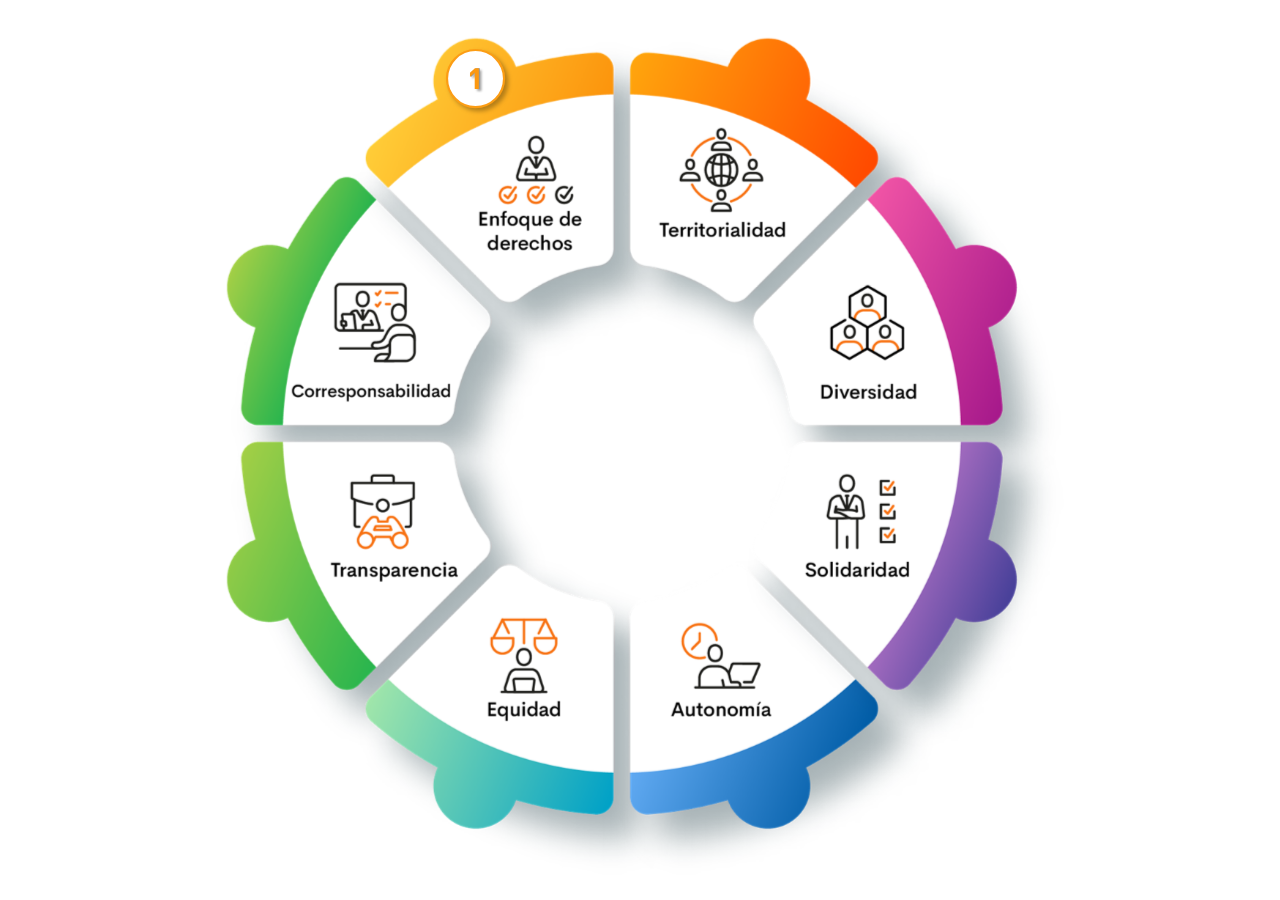
<file: public/media/01/index.html>
<!DOCTYPE html>
<html lang="en-US">
<head>
  <meta charset="utf-8">
  <!-- Creado con Storyline 360 - http://www.articulate.com  -->
  <!-- version: 3.43.22859.0 -->
  <title>int1_cf1</title>
  <meta http-equiv="x-ua-compatible" content="IE=edge" />
  <meta name="viewport" content="width=device-width, initial-scale=1.0, user-scalable=no, shrink-to-fit=no, minimal-ui" />
  <meta name="apple-mobile-web-app-capable" content="yes" />
  <style>
    html, body { height: 100%; padding: 0; margin: 0 }
    #app { height: 100%; width: 100%; }
  </style>
  
  <script>window.THREE = { };</script>
</head>
<body style="background: #FFFFFF" class="cs-HTML theme-classic">
  <!-- 360 -->
  <script>!function(e){function n(e,i){return e.test(i)}function i(e){var i=e||navigator.userAgent,o=i.split("[FBAN");if(void 0!==o[1]&&(i=o[0]),this.apple={phone:n(t,i),ipod:n(d,i),tablet:!n(t,i)&&n(s,i),device:n(t,i)||n(d,i)||n(s,i)},this.amazon={phone:n(h,i),tablet:!n(h,i)&&n(a,i),device:n(h,i)||n(a,i)},this.android={phone:n(h,i)||n(b,i),tablet:!n(h,i)&&!n(b,i)&&(n(a,i)||n(r,i)),device:n(h,i)||n(a,i)||n(b,i)||n(r,i)},this.windows={phone:n(l,i),tablet:n(p,i),device:n(l,i)||n(p,i)},this.other={blackberry:n(f,i),blackberry10:n(u,i),opera:n(c,i),firefox:n(A,i),chrome:n(w,i),device:n(f,i)||n(u,i)||n(c,i)||n(A,i)||n(w,i)},this.seven_inch=n(v,i),this.any=this.apple.device||this.android.device||this.windows.device||this.other.device||this.seven_inch,this.phone=this.apple.phone||this.android.phone||this.windows.phone,this.tablet=this.apple.tablet||this.android.tablet||this.windows.tablet,"undefined"==typeof window)return this}function o(){var e=new i;return e.Class=i,e}var t=/iPhone/i,d=/iPod/i,s=/iPad/i,b=/(?=.*\bAndroid\b)(?=.*\bMobile\b)/i,r=/Android/i,h=/(?=.*\bAndroid\b)(?=.*\bSD4930UR\b)/i,a=/(?=.*\bAndroid\b)(?=.*\b(?:KFOT|KFTT|KFJWI|KFJWA|KFSOWI|KFTHWI|KFTHWA|KFAPWI|KFAPWA|KFARWI|KFASWI|KFSAWI|KFSAWA)\b)/i,l=/IEMobile/i,p=/(?=.*\bWindows\b)(?=.*\bARM\b)/i,f=/BlackBerry/i,u=/BB10/i,c=/Opera Mini/i,w=/(CriOS|Chrome)(?=.*\bMobile\b)/i,A=/(?=.*\bFirefox\b)(?=.*\bMobile\b)/i,v=new RegExp("(?:Nexus 7|BNTV250|Kindle Fire|Silk|GT-P1000)","i");"undefined"!=typeof module&&module.exports&&"undefined"==typeof window?module.exports=i:"undefined"!=typeof module&&module.exports&&"undefined"!=typeof window?module.exports=o():"function"==typeof define&&define.amd?define("isMobile",[],e.isMobile=o()):e.isMobile=o()}(this);
    window.isMobile.apple.tablet = window.isMobile.apple.tablet ||
      (navigator.platform === 'MacIntel' && navigator.maxTouchPoints > 1);
    window.isMobile.apple.device = window.isMobile.apple.device || window.isMobile.apple.tablet;
    window.isMobile.tablet = window.isMobile.tablet || window.isMobile.apple.tablet;
    window.isMobile.any = window.isMobile.any || window.isMobile.apple.tablet;
  </script>

  <div id="focus-sink" aria-hidden="true" tabIndex="-1"></div>

  <div id="preso"></div>
  <script>
    window.DS = {};
    window.globals = {
      DATA_PATH_BASE: '',
      HAS_FRAME: true,
      HAS_SLIDE: true,

      lmsPresent: false,
      tinCanPresent: false,
      cmi5Present: false,
      aoSupport: false,
      scale: 'show all',
      captureRc: false,
      browserSize: 'optimal',
      bgColor: '#FFFFFF',
      features: '',
      themeName: 'classic',
      preloaderColor: '#FFFFFF',
      suppressAnalytics: false,
      productChannel: 'stable',
      publishSource: 'storyline',
      aid: 'aid|942dc008-53e3-4bf8-be6b-c91d208d2bb5',
      cid: 'b6dc71fa-210c-4d7a-b7d3-a118c60560f3',
      playerVersion: '3.43.22859.0',
      maxIosVideoElements: 5,

      
      parseParams: function(qs) {
        if (window.globals.parsedParams != null) {
          return window.globals.parsedParams;
        }
        qs = (qs || window.location.search.substr(1)).split('+').join(' ');
        var params = {},
            tokens,
            re = /[?&]?([^=]+)=([^&]*)/g;

        while (tokens = re.exec(qs)) {
          params[decodeURIComponent(tokens[1]).trim()] =
            decodeURIComponent(tokens[2]).trim();
        }
        window.globals.parsedParams = params;
        return params;
      }

    };

    (function() {

      var classTypes = [ 'desktop', 'mobile', 'phone', 'tablet' ];

      var addDeviceClasses = function(prefix, testObj) {
        var curr, i;
        for (i = 0; i < classTypes.length; i++) {
          curr = classTypes[i];
          if (testObj[curr]) {
            document.body.classList.add(prefix + curr);
          }
        }
      };

      var params = window.globals.parseParams(),
          isDevicePreview = params.devicepreview === '1',
          isPhoneOverride = params.deviceType === 'phone' || (isDevicePreview && params.phone == '1'),
          isTabletOverride = (params.deviceType === 'tablet' || isDevicePreview) && !isPhoneOverride,
          isMobileOverride = isPhoneOverride || isTabletOverride;

      var deviceView = {
        desktop: !window.isMobile.any && !isMobileOverride,
        mobile: window.isMobile.any || isMobileOverride,
        phone: isPhoneOverride || (window.isMobile.phone && !isTabletOverride),
        tablet: isTabletOverride || window.isMobile.tablet
      };

      window.globals.deviceView = deviceView;
      window.isMobile.desktop = !window.isMobile.any;
      window.isMobile.mobile = window.isMobile.any;

      addDeviceClasses('view-', deviceView);

    })();
  </script>
  
  <script src='story_content/user.js' type=text/javascript></script>
  <div class="slide-loader"></div>

  <script type="text/javascript">
    if (window.globals.deviceView.isMobile) { var doc = document, loader = doc.body.querySelector('.slide-loader'); [ 1, 2, 3 ].forEach(function(n) { var d = doc.createElement('div'); d.style.backgroundColor = window.globals.preloaderColor; d.classList.add('mobile-loader-dot'); d.classList.add('dot' + n); loader.appendChild(d); }); }
  </script>

  <div class="mobile-load-title-overlay" style="display: none">
    <div class="mobile-load-title">int1_cf1</div>
  </div>

  <div class="mobile-chrome-warning"></div>

  <script>
    
    if (window.autoSpider && window.vInterfaceObject) {
      document.querySelector('.mobile-load-title-overlay').style.display = 'none';
    }
  </script>

  

  <link rel="stylesheet" href="html5/data/css/output.min.css" data-noprefix />
</body>
<script src="html5/lib/scripts/ds-bootstrap.min.js"></script>
</html>
</file>
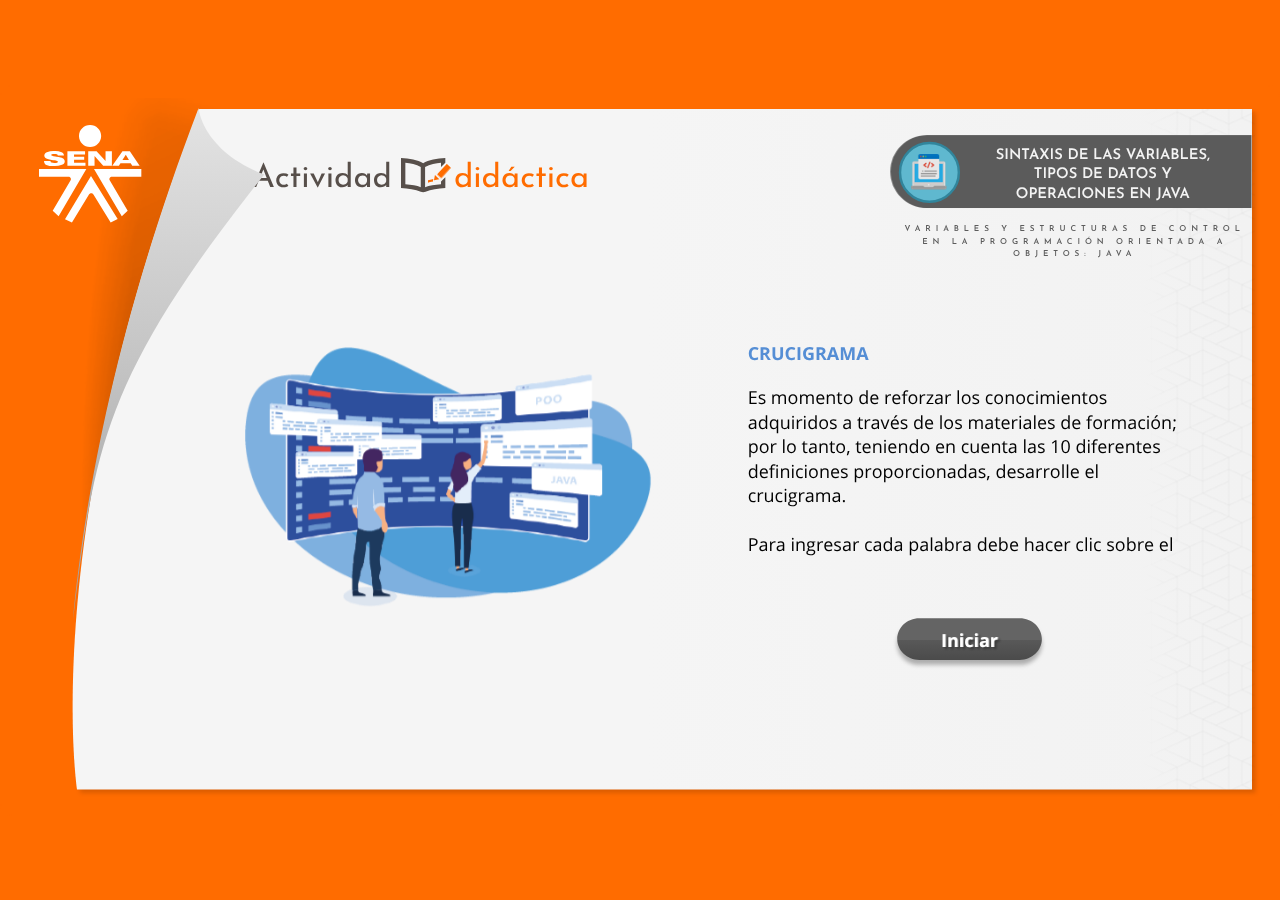
<file: public/media/actividad-1/index.html>
<!DOCTYPE html>
<html lang="es">
<head>
  <meta charset="utf-8">
  <!-- Creado con Storyline 360 - http://www.articulate.com  -->
  <!-- version: 3.40.22208.0 -->
  <title>Actividad did&#225;ctica AA2</title>
  <meta http-equiv="x-ua-compatible" content="IE=edge" />
  <link rel="icon" type="image/svg+xml" href="../../assets/images/logos/senaLogo.svg">
  <meta name="viewport" content="width=device-width, initial-scale=1.0, user-scalable=no, shrink-to-fit=no, minimal-ui" />
  <meta name="apple-mobile-web-app-capable" content="yes" />
  <style>
    html, body { height: 100%; padding: 0; margin: 0 }
    #app { height: 100%; width: 100%; }
  </style>
  
  <script>window.THREE = { };</script>
</head>
<body style="background: #FF6C00" class="cs-HTML theme-classic">
  <!-- 360 -->
  <script>!function(e){function n(e,i){return e.test(i)}function i(e){var i=e||navigator.userAgent,o=i.split("[FBAN");if(void 0!==o[1]&&(i=o[0]),this.apple={phone:n(t,i),ipod:n(d,i),tablet:!n(t,i)&&n(s,i),device:n(t,i)||n(d,i)||n(s,i)},this.amazon={phone:n(h,i),tablet:!n(h,i)&&n(a,i),device:n(h,i)||n(a,i)},this.android={phone:n(h,i)||n(b,i),tablet:!n(h,i)&&!n(b,i)&&(n(a,i)||n(r,i)),device:n(h,i)||n(a,i)||n(b,i)||n(r,i)},this.windows={phone:n(l,i),tablet:n(p,i),device:n(l,i)||n(p,i)},this.other={blackberry:n(f,i),blackberry10:n(u,i),opera:n(c,i),firefox:n(A,i),chrome:n(w,i),device:n(f,i)||n(u,i)||n(c,i)||n(A,i)||n(w,i)},this.seven_inch=n(v,i),this.any=this.apple.device||this.android.device||this.windows.device||this.other.device||this.seven_inch,this.phone=this.apple.phone||this.android.phone||this.windows.phone,this.tablet=this.apple.tablet||this.android.tablet||this.windows.tablet,"undefined"==typeof window)return this}function o(){var e=new i;return e.Class=i,e}var t=/iPhone/i,d=/iPod/i,s=/iPad/i,b=/(?=.*\bAndroid\b)(?=.*\bMobile\b)/i,r=/Android/i,h=/(?=.*\bAndroid\b)(?=.*\bSD4930UR\b)/i,a=/(?=.*\bAndroid\b)(?=.*\b(?:KFOT|KFTT|KFJWI|KFJWA|KFSOWI|KFTHWI|KFTHWA|KFAPWI|KFAPWA|KFARWI|KFASWI|KFSAWI|KFSAWA)\b)/i,l=/IEMobile/i,p=/(?=.*\bWindows\b)(?=.*\bARM\b)/i,f=/BlackBerry/i,u=/BB10/i,c=/Opera Mini/i,w=/(CriOS|Chrome)(?=.*\bMobile\b)/i,A=/(?=.*\bFirefox\b)(?=.*\bMobile\b)/i,v=new RegExp("(?:Nexus 7|BNTV250|Kindle Fire|Silk|GT-P1000)","i");"undefined"!=typeof module&&module.exports&&"undefined"==typeof window?module.exports=i:"undefined"!=typeof module&&module.exports&&"undefined"!=typeof window?module.exports=o():"function"==typeof define&&define.amd?define("isMobile",[],e.isMobile=o()):e.isMobile=o()}(this);
    window.isMobile.apple.tablet = window.isMobile.apple.tablet ||
      (navigator.platform === 'MacIntel' && navigator.maxTouchPoints > 1);
    window.isMobile.apple.device = window.isMobile.apple.device || window.isMobile.apple.tablet;
    window.isMobile.tablet = window.isMobile.tablet || window.isMobile.apple.tablet;
    window.isMobile.any = window.isMobile.any || window.isMobile.apple.tablet;
  </script>

  <div id="focus-sink" aria-hidden="true" tabIndex=-1"></div>

  <div id="preso"></div>
  <script>
    window.DS = {};
    window.globals = {
      DATA_PATH_BASE: '',
      HAS_FRAME: true,
      HAS_SLIDE: true,

      lmsPresent: false,
      tinCanPresent: false,
      cmi5Present: false,
      aoSupport: false,
      scale: 'show all',
      captureRc: false,
      browserSize: 'optimal',
      bgColor: '#FF6C00',
      features: '',
      themeName: 'classic',
      preloaderColor: '#FFFFFF',
      suppressAnalytics: false,
      productChannel: 'stable',
      publishSource: 'storyline',
      aid: 'aid|a6cfc49f-d8f5-4035-9c64-030bba8ba580',
      cid: 'fcc8a544-0a22-48d9-8f76-940141df34c8',
      playerVersion: '3.40.22208.0',
      maxIosVideoElements: 5,

      
      parseParams: function(qs) {
        if (window.globals.parsedParams != null) {
          return window.globals.parsedParams;
        }
        qs = (qs || window.location.search.substr(1)).split('+').join(' ');
        var params = {},
            tokens,
            re = /[?&]?([^=]+)=([^&]*)/g;

        while (tokens = re.exec(qs)) {
          params[decodeURIComponent(tokens[1]).trim()] =
            decodeURIComponent(tokens[2]).trim();
        }
        window.globals.parsedParams = params;
        return params;
      }

    };

    (function() {

      var classTypes = [ 'desktop', 'mobile', 'phone', 'tablet' ];

      var addDeviceClasses = function(prefix, testObj) {
        var curr, i;
        for (i = 0; i < classTypes.length; i++) {
          curr = classTypes[i];
          if (testObj[curr]) {
            document.body.classList.add(prefix + curr);
          }
        }
      };

      var params = window.globals.parseParams(),
          isDevicePreview = params.devicepreview === '1',
          isPhoneOverride = params.deviceType === 'phone' || (isDevicePreview && params.phone == '1'),
          isTabletOverride = (params.deviceType === 'tablet' || isDevicePreview) && !isPhoneOverride,
          isMobileOverride = isPhoneOverride || isTabletOverride;

      var deviceView = {
        desktop: !window.isMobile.any && !isMobileOverride,
        mobile: window.isMobile.any || isMobileOverride,
        phone: isPhoneOverride || (window.isMobile.phone && !isTabletOverride),
        tablet: isTabletOverride || window.isMobile.tablet
      };

      window.globals.deviceView = deviceView;
      window.isMobile.desktop = !window.isMobile.any;
      window.isMobile.mobile = window.isMobile.any;

      addDeviceClasses('view-', deviceView);

    })();
  </script>
  
  <script src='story_content/user.js' type=text/javascript></script>
  <div class="slide-loader"></div>

  <script type="text/javascript">
    if (window.globals.deviceView.isMobile) { var doc = document, loader = doc.body.querySelector('.slide-loader'); [ 1, 2, 3 ].forEach(function(n) { var d = doc.createElement('div'); d.style.backgroundColor = window.globals.preloaderColor; d.classList.add('mobile-loader-dot'); d.classList.add('dot' + n); loader.appendChild(d); }); }
  </script>

  <div class="mobile-load-title-overlay" style="display: none">
    <div class="mobile-load-title">AA2 - Actividad did&#225;ctica</div>
  </div>

  <div class="mobile-chrome-warning"></div>

  <script>
    
    if (window.autoSpider && window.vInterfaceObject) {
      document.querySelector('.mobile-load-title-overlay').style.display = 'none';
    }
  </script>

  

  <link rel="stylesheet" href="html5/data/css/output.min.css" data-noprefix />
</body>
<script src="html5/lib/scripts/ds-bootstrap.min.js"></script>
</html>
</file>
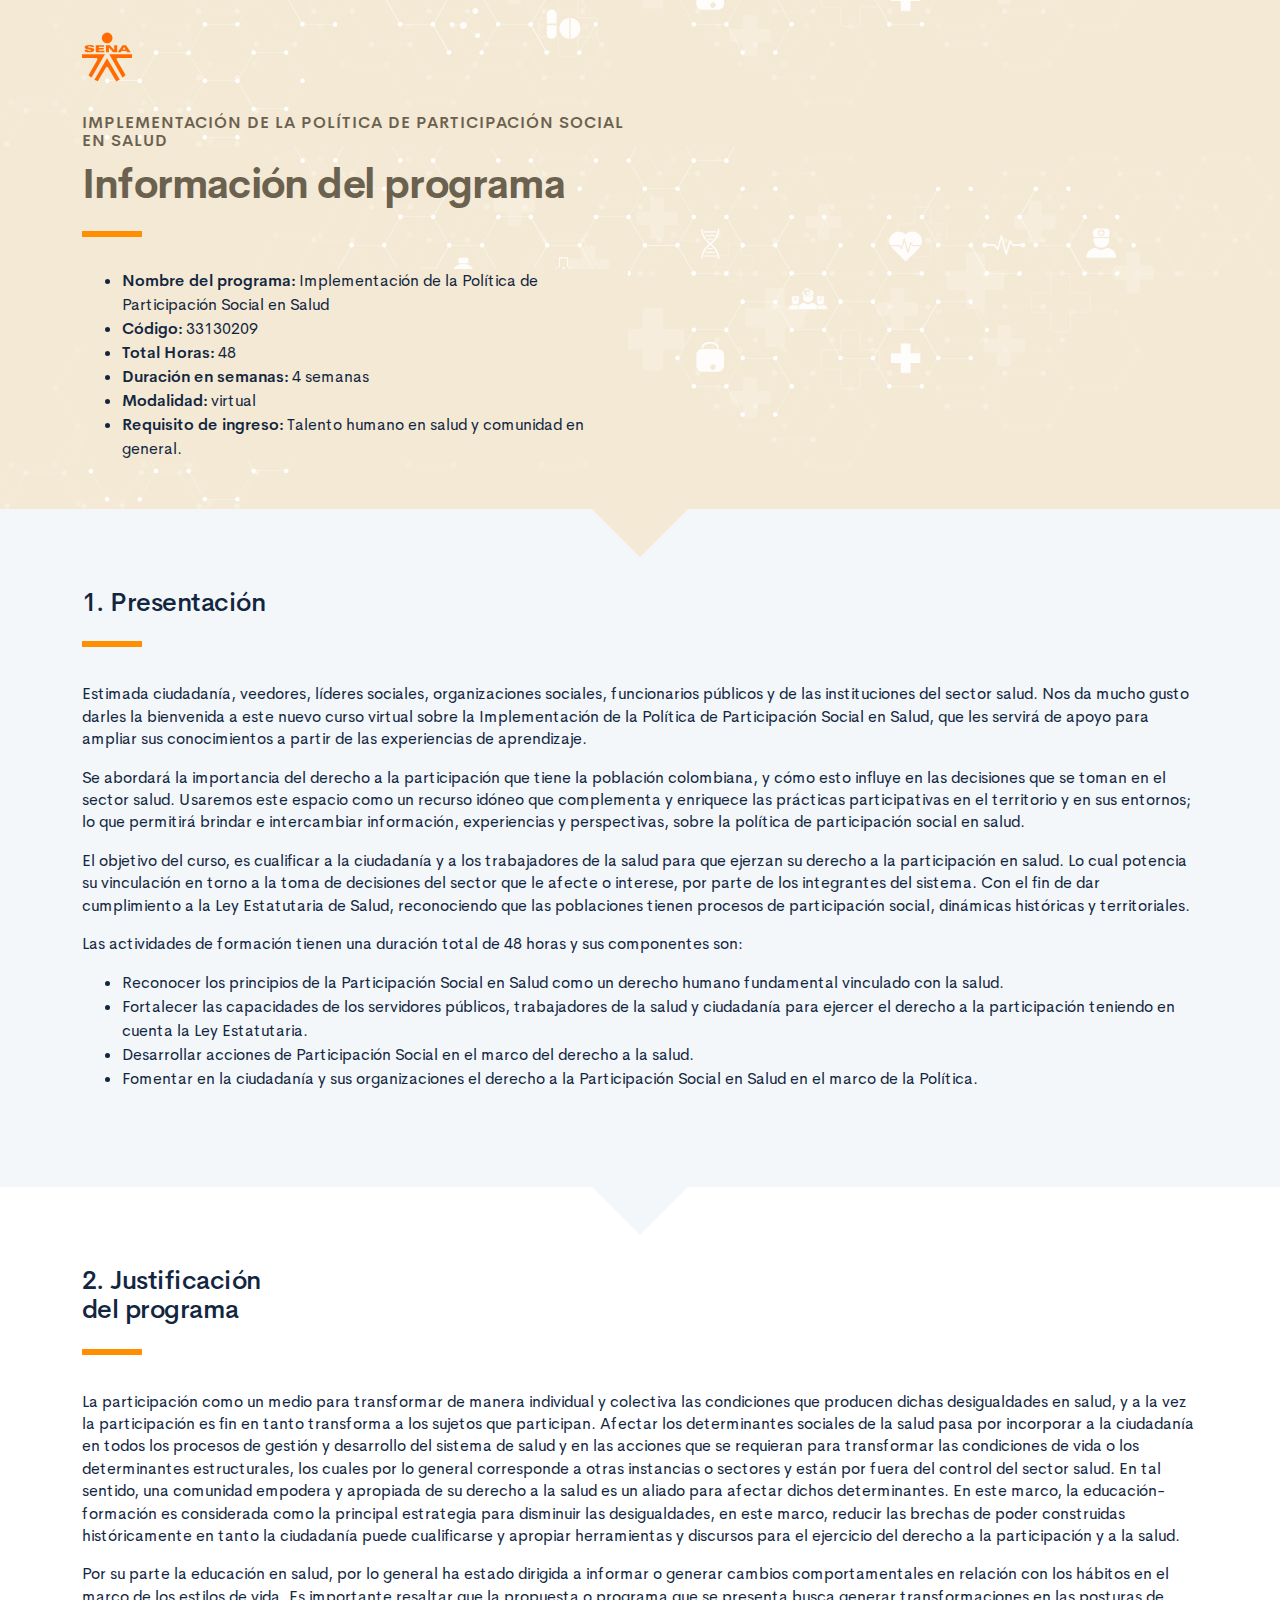
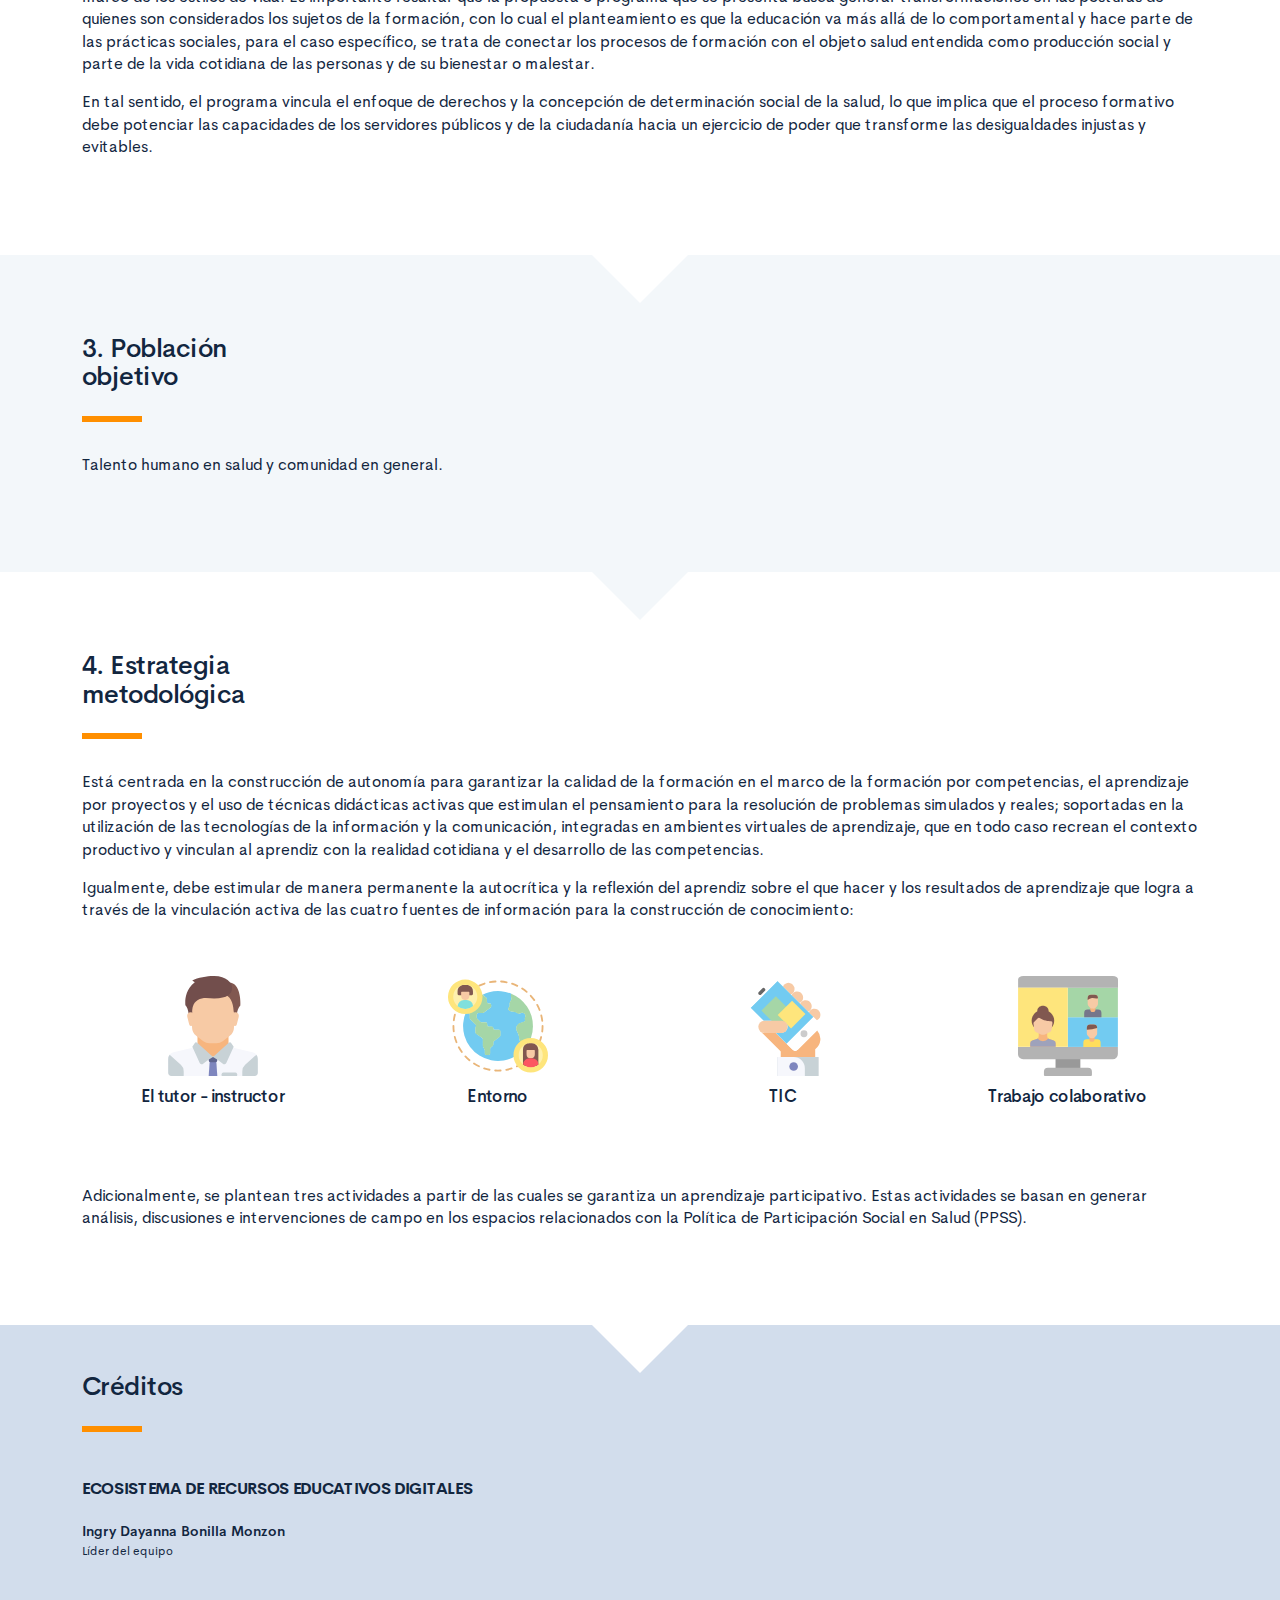
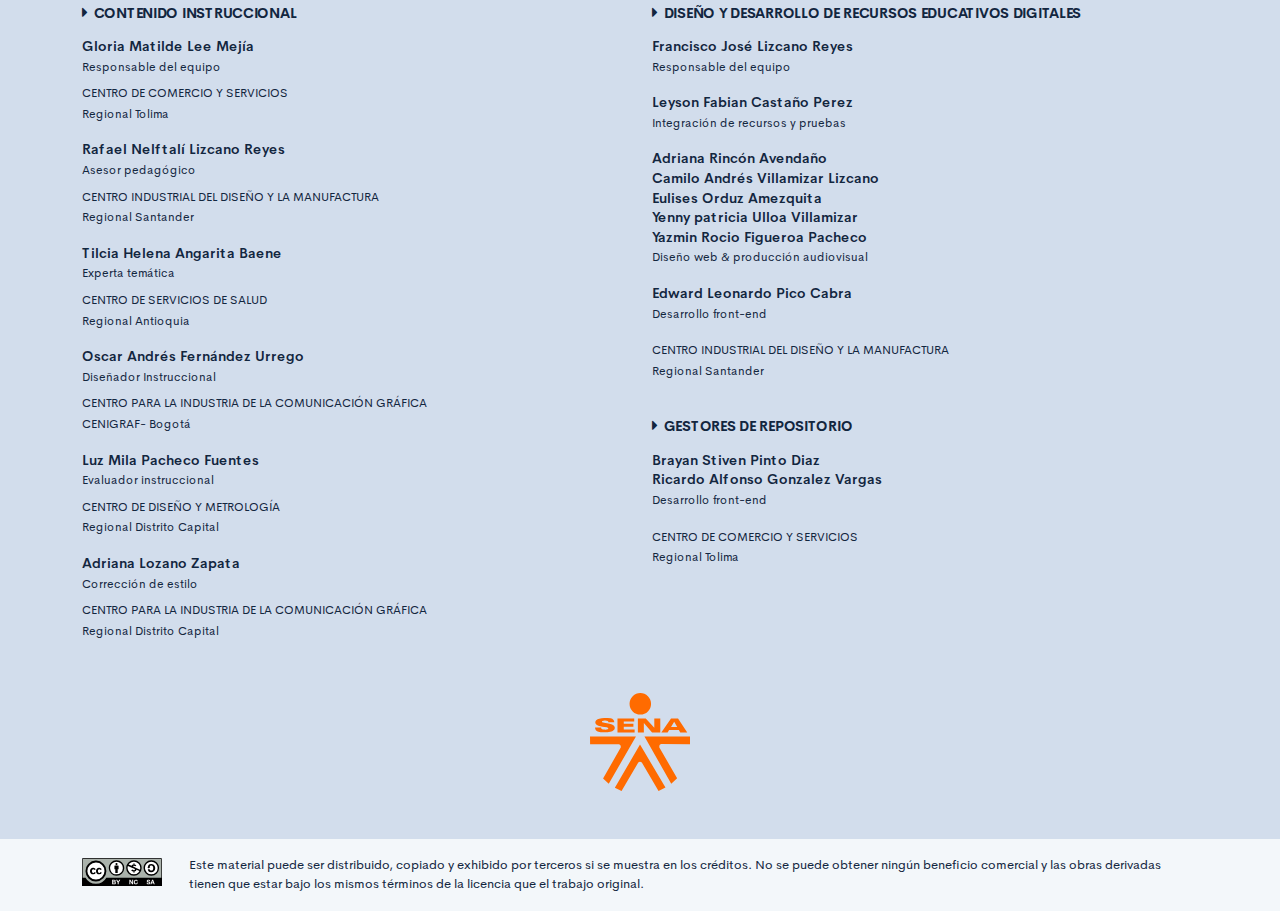
<file: public/info.html>
<!DOCTYPE html>
<html lang="es">
    <head>
        <meta charset="UTF-8">
        <meta name="viewport" content="width=device-width, user-scalable=no, initial-scale=1.0, maximum-scale=1.0, minimum-scale=1.0">
        <title>Información del programa: Implementación de la Política de Participación Social en Salud</title>
        <meta meta name="description" content="Ruta de aprendizaje programa Implementación de la Política de Participación Social en Salud.">
        <link rel="icon" type="image/svg+xml" href="assets/images/logos/senaLogo.svg">
        <link rel="stylesheet" href="assets/fonts/feather/feather.css">
        <link rel="stylesheet" href="assets/fonts/fontawesome/css/font-awesome.css">
        <link href="assets/css/fancybox.css" rel="stylesheet">
        <link href="assets/css/animate.css" rel="stylesheet">
        <link rel="stylesheet" href="assets/css/main.css">
    </head>
    <body class="theme-dark page-header-textura" id="page-home">
        <header class="curso-presentacion page-header" id="CursoPresentacion">
            <div class="page-textura">
                <div class="container">
                    <div class="curso-topbar justify-content-center justify-content-md-start"><a class="curso-topbar__logo"><svg xmlns="http://www.w3.org/2000/svg" width="168.273" height="164.177" viewBox="0 0 168.273 164.177">
                                <path id="SENA_LOGO" data-name="SENA LOGO" d="M85.349,1a18.09,18.09,0,1,0,18.09,18.09h0A18.1,18.1,0,0,0,85.349,1ZM25.617,42.983a33.722,33.722,0,0,0-9.386,1.024,11.156,11.156,0,0,0-5.12,2.56A5.346,5.346,0,0,0,10.086,52.2c.683,1.707,2.56,2.9,4.608,3.584,4.437,1.536,9.386,1.877,13.994,2.731a5.1,5.1,0,0,1,2.389,1.024,1.369,1.369,0,0,1-.683,2.048,9.146,9.146,0,0,1-5.291.683A8.354,8.354,0,0,1,20.5,61.244a1.962,1.962,0,0,1-.853-2.389H9.233A7.663,7.663,0,0,0,10.6,63.463a7.59,7.59,0,0,0,4.267,2.389A28.541,28.541,0,0,0,23.4,66.876,52.426,52.426,0,0,0,35,66.023a11.043,11.043,0,0,0,5.8-2.9,5.358,5.358,0,0,0-1.365-8.533,21.267,21.267,0,0,0-5.8-2.048c-3.072-.683-5.973-1.024-9.045-1.536a9.114,9.114,0,0,1-3.072-.853,1.226,1.226,0,0,1,0-2.219,9.369,9.369,0,0,1,4.437-.683,10.554,10.554,0,0,1,4.608.853A1.877,1.877,0,0,1,31.59,49.81h9.9a5.669,5.669,0,0,0-1.195-3.584A8.875,8.875,0,0,0,35.515,43.5c-3.584-.341-6.827-.512-9.9-.512Zm21.333.683V67.217H75.792V62.1H57.531V57.489H73.744V52.54H57.531V48.786H75.109v-5.12Zm47.615,0H81.253V67.217H91.322V51.346l13.824,15.872h13.824V43.666H108.9v15.7Zm42.495,0L120.676,67.217h10.581l2.56-4.267H150.2l2.389,4.267h11.776l-15.53-23.551ZM142.35,49.3l5.12,8.533h-10.41ZM.7,74.044l.171,12.8L49,86.673c2.389.512,3.925,2.048,3.413,5.8l-29.7,51.711,9.557,9.045L78.01,74.044Zm91.646,0L137.4,152.89l9.9-8.874L117.433,92.3c-.512-3.584.853-5.291,3.413-5.8l48.127.171V74.044ZM84.837,87.185,42.512,159.546l11.264,5.461,28.159-47.615a4.283,4.283,0,0,1,2.9-1.195,4.681,4.681,0,0,1,3.072,1.195l28.159,47.786,11.605-5.973Z" transform="translate(-0.7 -1)" fill="#FF6B00" />
                            </svg>
                        </a></div>
                    <div class="curso-portada">
                        <div class="row align-items-center">
                            <div class="col-12 col-lg-6">
                                <h3 class="curso-subtitulo">Implementación de la Política de Participación Social en Salud</h3>
                                <h1 class="curso-titulo">Información del programa</h1>
                                <div class="brand-line-primary"></div>
                                <p class="curso-descripcion">
                                <ul class="bg-brand-color-dark">
                                    <li> <span><strong>Nombre del programa:</strong> Implementación de la Política de Participación Social en Salud</span></li>
                                    <li> <span><strong>Código:</strong> 33130209</span></li>
                                    <li> <span><strong>Total Horas:</strong> 48</span></li>
                                    <li> <span><strong>Duración en semanas:</strong> 4 semanas</span></li>
                                    <li> <span><strong>Modalidad:</strong> virtual</span></li>
                                    <li> <span><strong>Requisito de ingreso:</strong> Talento humano en salud y comunidad en general.</span></li>
                                </ul>
                                </p>
                            </div>
                            <div class="col-12 col-lg-6">
                                <div class="embed-responsive embed-responsive-16by9"><iframe class="embed-responsive-item" width="560" height="315" src="https://www.youtube.com/embed/bvg-s2qrpyI" frameborder="0" allow="accelerometer; autoplay; encrypted-media; gyroscope; picture-in-picture" allowfullscreen=""> </iframe></div>
                            </div>
                        </div>
                    </div>
                </div>
            </div>
        </header>
        <section class="section section-dark" id="Presentacion">
            <div class="container">
                <h1> 1. Presentación</h1>
                <div class="brand-line-primary"></div>
                <p class="mt-5">Estimada ciudadanía, veedores, líderes sociales, organizaciones sociales, funcionarios públicos y de las instituciones del sector salud. Nos da mucho gusto darles la bienvenida a este nuevo curso virtual sobre la Implementación de la Política de Participación Social en Salud, que les servirá de apoyo para ampliar sus conocimientos a partir de las experiencias de aprendizaje.</p>
                <p>Se abordará la importancia del derecho a la participación que tiene la población colombiana, y cómo esto influye en las decisiones que se toman en el sector salud. Usaremos este espacio como un recurso idóneo que complementa y enriquece las prácticas participativas en el territorio y en sus entornos; lo que permitirá brindar e intercambiar información, experiencias y perspectivas, sobre la política de participación social en salud.</p>
                <p>El objetivo del curso, es cualificar a la ciudadanía y a los trabajadores de la salud para que ejerzan su derecho a la participación en salud. Lo cual potencia su vinculación en torno a la toma de decisiones del sector que le afecte o interese, por parte de los integrantes del sistema. Con el fin de dar cumplimiento a la Ley Estatutaria de Salud, reconociendo que las poblaciones tienen procesos de participación social, dinámicas históricas y territoriales.</p>
                <p>Las actividades de formación tienen una duración total de 48 horas y sus componentes son:</p>
                <ul>
                    <li>Reconocer los principios de la Participación Social en Salud como un derecho humano fundamental vinculado con la salud.</li>
                    <li>Fortalecer las capacidades de los servidores públicos, trabajadores de la salud y ciudadanía para ejercer el derecho a la participación teniendo en cuenta la Ley Estatutaria. </li>
                    <li>Desarrollar acciones de Participación Social en el marco del derecho a la salud.</li>
                    <li>Fomentar en la ciudadanía y sus organizaciones el derecho a la Participación Social en Salud en el marco de la Política.</li>
                </ul>
            </div>
        </section>
        <section class="section section-light" id="Justificacion">
            <div class="container">
                <h1> 2. Justificación<br> del programa</h1>
                <div class="brand-line-primary"></div>
                <p class="mt-5">La participación como un medio para transformar de manera individual y colectiva las condiciones que producen dichas desigualdades en salud, y a la vez la participación es fin en tanto transforma a los sujetos que participan. Afectar los determinantes sociales de la salud pasa por incorporar a la ciudadanía en todos los procesos de gestión y desarrollo del sistema de salud y en las acciones que se requieran para transformar las condiciones de vida o los determinantes estructurales, los cuales por lo general corresponde a otras instancias o sectores y están por fuera del control del sector salud. En tal sentido, una comunidad empodera y apropiada de su derecho a la salud es un aliado para afectar dichos determinantes. En este marco, la educación- formación es considerada como la principal estrategia para disminuir las desigualdades, en este marco, reducir las brechas de poder construidas históricamente en tanto la ciudadanía puede cualificarse y apropiar herramientas y discursos para el ejercicio del derecho a la participación y a la salud.</p>
                <p>Por su parte la educación en salud, por lo general ha estado dirigida a informar o generar cambios comportamentales en relación con los hábitos en el marco de los estilos de vida. Es importante resaltar que la propuesta o programa que se presenta busca generar transformaciones en las posturas de quienes son considerados los sujetos de la formación, con lo cual el planteamiento es que la educación va más allá de lo comportamental y hace parte de las prácticas sociales, para el caso específico, se trata de conectar los procesos de formación con el objeto salud entendida como producción social y parte de la vida cotidiana de las personas y de su bienestar o malestar.</p>
                <p>En tal sentido, el programa vincula el enfoque de derechos y la concepción de determinación social de la salud, lo que implica que el proceso formativo debe potenciar las capacidades de los servidores públicos y de la ciudadanía hacia un ejercicio de poder que transforme las desigualdades injustas y evitables.</p>
            </div>
        </section>
        <section class="section section-dark" id="Poblacion">
            <div class="container">
                <h1> 3. Población <br>objetivo</h1>
                <div class="brand-line-primary"></div>
                <p>Talento humano en salud y comunidad en general.</p>
            </div>
        </section>
        <section class="section section-light" id="Estrategia">
            <div class="container">
                <h1>4. Estrategia <br>metodológica</h1>
                <div class="brand-line-primary"></div>
                <p>Está centrada en la construcción de autonomía para garantizar la calidad de la formación en el marco de la formación por competencias, el aprendizaje por proyectos y el uso de técnicas didácticas activas que estimulan el pensamiento para la resolución de problemas simulados y reales; soportadas en la utilización de las tecnologías de la información y la comunicación, integradas en ambientes virtuales de aprendizaje, que en todo caso recrean el contexto productivo y vinculan al aprendiz con la realidad cotidiana y el desarrollo de las competencias. </p>
                <p>Igualmente, debe estimular de manera permanente la autocrítica y la reflexión del aprendiz sobre el que hacer y los resultados de aprendizaje que logra a través de la vinculación activa de las cuatro fuentes de información para la construcción de conocimiento:</p>
                <div class="row mt-4">
                    <article class="col-md-6 col-lg-3 my-2">
                        <div class="box bg-gray-200 d-flex flex-column justify-content-center align-items-center p-4 rounded-lg"><img class="img-fluid" src="assets/images/info/tutor.svg" style="width: 100px; height: 100px;">
                            <h3 class="my-3">El tutor - instructor</h3>
                        </div>
                    </article>
                    <article class="col-md-6 col-lg-3 my-2">
                        <div class="box bg-gray-200 d-flex flex-column justify-content-center align-items-center p-4 rounded-lg"><img class="img-fluid" src="assets/images/info/entorno.svg" style="width: 100px; height: 100px;">
                            <h3 class="my-3">Entorno</h3>
                        </div>
                    </article>
                    <article class="col-md-6 col-lg-3 my-2">
                        <div class="box bg-gray-200 d-flex flex-column justify-content-center align-items-center p-4 rounded-lg"><img class="img-fluid" src="assets/images/info/tic.svg" style="width: 100px; height: 100px;">
                            <h3 class="my-3">TIC</h3>
                        </div>
                    </article>
                    <article class="col-md-6 col-lg-3 my-2">
                        <div class="box bg-gray-200 d-flex flex-column justify-content-center align-items-center p-4 rounded-lg" style="height: 100%;"><img class="img-fluid" src="assets/images/info/colaborativo.svg" style="width: 100px; height: 100px;">
                            <h3 class="my-3">Trabajo colaborativo</h3>
                        </div>
                    </article>
                </div>
                <p class="mt-5"> Adicionalmente, se plantean tres actividades a partir de las cuales se garantiza un aprendizaje participativo. Estas actividades se basan en generar análisis, discusiones e intervenciones de campo en los espacios relacionados con la Política de Participación Social en Salud (PPSS).</p>
            </div>
        </section>
        <footer class="footer" id="Creditos">
            <div class="container">
                <h1>Créditos </h1>
                <div class="brand-line-primary"></div>
                <div class="row">
                    <div class="col-12 col-md-5">
                        <h3 class="footer-subtitulo mb-4">ECOSISTEMA DE RECURSOS EDUCATIVOS DIGITALES </h3>
                        <p class="footer-texto mb-2"><strong>Ingry Dayanna Bonilla Monzon </strong><br /> <span class="text-small">Líder del equipo</span></p>
                    </div>
                </div>
                <div class="row mt-5">
                    <div class="col-12 col-md-6">
                        <h4 class="footer-subtitulo-2 mt-0">
                            <div class="fa fa-caret-right mr-2"></div>Contenido Instruccional
                        </h4>
                        <p class="footer-texto mb-2"><strong>Gloria Matilde Lee Mejía </strong><br /> <span class="text-small">Responsable del equipo</span></p>
                        <p class="footer-texto"><span class="text-small text-uppercase">Centro de Comercio y Servicios</span><br /><span class="text-small">Regional Tolima</span></p>
                        <p class="footer-texto mb-2"><strong>Rafael Nelftalí Lizcano Reyes</strong><br /> <span class="text-small">Asesor pedagógico<br /></span></p>
                        <p class="footer-texto"><span class="text-small text-uppercase">CENTRO INDUSTRIAL DEL DISEÑO Y LA MANUFACTURA </span><br /><span class="text-small">Regional Santander </span></p>
                        <p class="footer-texto mb-2"><strong>Tilcia Helena Angarita Baene</strong><br /><span class="text-small">Experta temática<br /></span></p>
                        <p class="footer-texto"><span class="text-small text-uppercase">Centro de servicios de salud</span><br /><span class="text-small">Regional Antioquia</span></p>
                        <p class="footer-texto mb-2"><strong>Oscar Andrés Fernández Urrego</strong><br /> <span class="text-small">Diseñador Instruccional<br /></span></p>
                        <p class="footer-texto"><span class="text-small text-uppercase">Centro para la Industria de la Comunicación Gráfica </span><br /><span class="text-small">CENIGRAF- Bogotá</span></p>
                        <p class="footer-texto mb-2"><strong>Luz Mila Pacheco Fuentes</strong><br /> <span class="text-small">Evaluador instruccional<br /></span></p>
                        <p class="footer-texto"><span class="text-small text-uppercase">Centro de Diseño y Metrología</span><br /><span class="text-small">Regional Distrito Capital</span></p>
                        <p class="footer-texto mb-2"><strong>Adriana Lozano Zapata</strong><br /> <span class="text-small">Corrección de estilo<br /></span></p>
                        <p class="footer-texto"><span class="text-small text-uppercase">Centro para la Industria de la Comunicación Gráfica</span><br /><span class="text-small">Regional Distrito Capital </span></p>
                    </div>
                    <div class="col-12 col-md-6">
                        <h4 class="footer-subtitulo-2 mt-0">
                            <div class="fa fa-caret-right mr-2"></div>Diseño y desarrollo de recursos educativos digitales
                        </h4>
                        <p class="footer-texto"><strong>Francisco José Lizcano Reyes </strong><br /> <span class="text-small">Responsable del equipo<br /></span></p>
                        <p class="footer-texto"><strong>Leyson Fabian Castaño Perez</strong><br /> <span class="text-small">Integración de recursos y pruebas<br /></span></p>
                        <p class="footer-texto"> <strong>Adriana Rincón Avendaño</strong><br />
                            <strong>Camilo Andrés Villamizar Lizcano</strong><br />
                            <strong>Eulises Orduz Amezquita</strong><br />
                            <strong>Yenny patricia Ulloa Villamizar</strong><br />
                            <strong>Yazmin Rocio Figueroa Pacheco</strong><br /><span class="text-small">Diseño web & producción audiovisual<br /></span></p>
                        <p class="footer-texto"><strong>Edward Leonardo Pico Cabra</strong><br /><span class="text-small">Desarrollo front-end<br /> </span></p>
                        <p class="footer-texto"><span class="text-small text-uppercase">CENTRO INDUSTRIAL DEL DISEÑO Y LA MANUFACTURA </span><br /><span class="text-small">Regional Santander</span></p>
                        <h4 class="footer-subtitulo-2 mt-5">
                            <div class="fa fa-caret-right mr-2"></div>Gestores de repositorio
                        </h4>
                        <p class="footer-texto"><strong>Brayan Stiven Pinto Diaz </strong><br />
                            <strong>Ricardo Alfonso Gonzalez Vargas </strong><br /> <span class="text-small">Desarrollo front-end<br /></span></p>
                        <p class="footer-texto"><span class="text-small text-uppercase">Centro de comercio y servicios </span><br /><span class="text-small">Regional Tolima</span></p>
                    </div>
                </div>
                <div class="row justify-content-center align-items-center mt-5"><img src="assets/images/logos/senaLogo.svg" style="max-width:100px" /></div>
            </div>
        </footer>
        <section id="cc">
            <div class="container">
                <div class="d-flex flex-column flex-sm-row"><span class="pr-3"><i class="icon cc"></i></span><span>Este material puede ser distribuido, copiado y exhibido por terceros si se muestra en los créditos. No se puede obtener ningún beneficio comercial y las obras derivadas tienen que estar bajo los mismos términos de la licencia que el trabajo original.</span></div>
            </div>
        </section>
    </body>
</html>
</file>
<file: public/assets/fonts/feather/feather.css>
@font-face {
  font-family: 'Feather';
  src:
    url('fonts/Feather.ttf?sdxovp') format('truetype'),
    url('fonts/Feather.woff?sdxovp') format('woff'),
    url('fonts/Feather.svg?sdxovp#Feather') format('svg');
  font-weight: normal;
  font-style: normal;
}

.fe {
  /* use !important to prevent issues with browser extensions that change fonts */
  font-family: 'Feather' !important;
  speak: none;
  font-style: normal;
  font-weight: normal;
  font-variant: normal;
  text-transform: none;
  line-height: 1;

  /* Better Font Rendering =========== */
  -webkit-font-smoothing: antialiased;
  -moz-osx-font-smoothing: grayscale;
}

.fe-activity:before {
  content: "\e900";
}
.fe-airplay:before {
  content: "\e901";
}
.fe-alert-circle:before {
  content: "\e902";
}
.fe-alert-octagon:before {
  content: "\e903";
}
.fe-alert-triangle:before {
  content: "\e904";
}
.fe-align-center:before {
  content: "\e905";
}
.fe-align-justify:before {
  content: "\e906";
}
.fe-align-left:before {
  content: "\e907";
}
.fe-align-right:before {
  content: "\e908";
}
.fe-anchor:before {
  content: "\e909";
}
.fe-aperture:before {
  content: "\e90a";
}
.fe-archive:before {
  content: "\e90b";
}
.fe-arrow-down:before {
  content: "\e90c";
}
.fe-arrow-down-circle:before {
  content: "\e90d";
}
.fe-arrow-down-left:before {
  content: "\e90e";
}
.fe-arrow-down-right:before {
  content: "\e90f";
}
.fe-arrow-left:before {
  content: "\e910";
}
.fe-arrow-left-circle:before {
  content: "\e911";
}
.fe-arrow-right:before {
  content: "\e912";
}
.fe-arrow-right-circle:before {
  content: "\e913";
}
.fe-arrow-up:before {
  content: "\e914";
}
.fe-arrow-up-circle:before {
  content: "\e915";
}
.fe-arrow-up-left:before {
  content: "\e916";
}
.fe-arrow-up-right:before {
  content: "\e917";
}
.fe-at-sign:before {
  content: "\e918";
}
.fe-award:before {
  content: "\e919";
}
.fe-bar-chart:before {
  content: "\e91a";
}
.fe-bar-chart-2:before {
  content: "\e91b";
}
.fe-battery:before {
  content: "\e91c";
}
.fe-battery-charging:before {
  content: "\e91d";
}
.fe-bell:before {
  content: "\e91e";
}
.fe-bell-off:before {
  content: "\e91f";
}
.fe-bluetooth:before {
  content: "\e920";
}
.fe-bold:before {
  content: "\e921";
}
.fe-book:before {
  content: "\e922";
}
.fe-book-open:before {
  content: "\e923";
}
.fe-bookmark:before {
  content: "\e924";
}
.fe-box:before {
  content: "\e925";
}
.fe-briefcase:before {
  content: "\e926";
}
.fe-calendar:before {
  content: "\e927";
}
.fe-camera:before {
  content: "\e928";
}
.fe-camera-off:before {
  content: "\e929";
}
.fe-cast:before {
  content: "\e92a";
}
.fe-check:before {
  content: "\e92b";
}
.fe-check-circle:before {
  content: "\e92c";
}
.fe-check-square:before {
  content: "\e92d";
}
.fe-chevron-down:before {
  content: "\e92e";
}
.fe-chevron-left:before {
  content: "\e92f";
}
.fe-chevron-right:before {
  content: "\e930";
}
.fe-chevron-up:before {
  content: "\e931";
}
.fe-chevrons-down:before {
  content: "\e932";
}
.fe-chevrons-left:before {
  content: "\e933";
}
.fe-chevrons-right:before {
  content: "\e934";
}
.fe-chevrons-up:before {
  content: "\e935";
}
.fe-chrome:before {
  content: "\e936";
}
.fe-circle:before {
  content: "\e937";
}
.fe-clipboard:before {
  content: "\e938";
}
.fe-clock:before {
  content: "\e939";
}
.fe-cloud:before {
  content: "\e93a";
}
.fe-cloud-drizzle:before {
  content: "\e93b";
}
.fe-cloud-lightning:before {
  content: "\e93c";
}
.fe-cloud-off:before {
  content: "\e93d";
}
.fe-cloud-rain:before {
  content: "\e93e";
}
.fe-cloud-snow:before {
  content: "\e93f";
}
.fe-code:before {
  content: "\e940";
}
.fe-codepen:before {
  content: "\e941";
}
.fe-command:before {
  content: "\e942";
}
.fe-compass:before {
  content: "\e943";
}
.fe-copy:before {
  content: "\e944";
}
.fe-corner-down-left:before {
  content: "\e945";
}
.fe-corner-down-right:before {
  content: "\e946";
}
.fe-corner-left-down:before {
  content: "\e947";
}
.fe-corner-left-up:before {
  content: "\e948";
}
.fe-corner-right-down:before {
  content: "\e949";
}
.fe-corner-right-up:before {
  content: "\e94a";
}
.fe-corner-up-left:before {
  content: "\e94b";
}
.fe-corner-up-right:before {
  content: "\e94c";
}
.fe-cpu:before {
  content: "\e94d";
}
.fe-credit-card:before {
  content: "\e94e";
}
.fe-crop:before {
  content: "\e94f";
}
.fe-crosshair:before {
  content: "\e950";
}
.fe-database:before {
  content: "\e951";
}
.fe-delete:before {
  content: "\e952";
}
.fe-disc:before {
  content: "\e953";
}
.fe-dollar-sign:before {
  content: "\e954";
}
.fe-download:before {
  content: "\e955";
}
.fe-download-cloud:before {
  content: "\e956";
}
.fe-droplet:before {
  content: "\e957";
}
.fe-edit:before {
  content: "\e958";
}
.fe-edit-2:before {
  content: "\e959";
}
.fe-edit-3:before {
  content: "\e95a";
}
.fe-external-link:before {
  content: "\e95b";
}
.fe-eye:before {
  content: "\e95c";
}
.fe-eye-off:before {
  content: "\e95d";
}
.fe-facebook:before {
  content: "\e95e";
}
.fe-fast-forward:before {
  content: "\e95f";
}
.fe-feather:before {
  content: "\e960";
}
.fe-file:before {
  content: "\e961";
}
.fe-file-minus:before {
  content: "\e962";
}
.fe-file-plus:before {
  content: "\e963";
}
.fe-file-text:before {
  content: "\e964";
}
.fe-film:before {
  content: "\e965";
}
.fe-filter:before {
  content: "\e966";
}
.fe-flag:before {
  content: "\e967";
}
.fe-folder:before {
  content: "\e968";
}
.fe-folder-minus:before {
  content: "\e969";
}
.fe-folder-plus:before {
  content: "\e96a";
}
.fe-gift:before {
  content: "\e96b";
}
.fe-git-branch:before {
  content: "\e96c";
}
.fe-git-commit:before {
  content: "\e96d";
}
.fe-git-merge:before {
  content: "\e96e";
}
.fe-git-pull-request:before {
  content: "\e96f";
}
.fe-github:before {
  content: "\e970";
}
.fe-gitlab:before {
  content: "\e971";
}
.fe-globe:before {
  content: "\e972";
}
.fe-grid:before {
  content: "\e973";
}
.fe-hard-drive:before {
  content: "\e974";
}
.fe-hash:before {
  content: "\e975";
}
.fe-headphones:before {
  content: "\e976";
}
.fe-heart:before {
  content: "\e977";
}
.fe-help-circle:before {
  content: "\e978";
}
.fe-home:before {
  content: "\e979";
}
.fe-image:before {
  content: "\e97a";
}
.fe-inbox:before {
  content: "\e97b";
}
.fe-info:before {
  content: "\e97c";
}
.fe-instagram:before {
  content: "\e97d";
}
.fe-italic:before {
  content: "\e97e";
}
.fe-layers:before {
  content: "\e97f";
}
.fe-layout:before {
  content: "\e980";
}
.fe-life-buoy:before {
  content: "\e981";
}
.fe-link:before {
  content: "\e982";
}
.fe-link-2:before {
  content: "\e983";
}
.fe-linkedin:before {
  content: "\e984";
}
.fe-list:before {
  content: "\e985";
}
.fe-loader:before {
  content: "\e986";
}
.fe-lock:before {
  content: "\e987";
}
.fe-log-in:before {
  content: "\e988";
}
.fe-log-out:before {
  content: "\e989";
}
.fe-mail:before {
  content: "\e98a";
}
.fe-map:before {
  content: "\e98b";
}
.fe-map-pin:before {
  content: "\e98c";
}
.fe-maximize:before {
  content: "\e98d";
}
.fe-maximize-2:before {
  content: "\e98e";
}
.fe-menu:before {
  content: "\e98f";
}
.fe-message-circle:before {
  content: "\e990";
}
.fe-message-square:before {
  content: "\e991";
}
.fe-mic:before {
  content: "\e992";
}
.fe-mic-off:before {
  content: "\e993";
}
.fe-minimize:before {
  content: "\e994";
}
.fe-minimize-2:before {
  content: "\e995";
}
.fe-minus:before {
  content: "\e996";
}
.fe-minus-circle:before {
  content: "\e997";
}
.fe-minus-square:before {
  content: "\e998";
}
.fe-monitor:before {
  content: "\e999";
}
.fe-moon:before {
  content: "\e99a";
}
.fe-more-horizontal:before {
  content: "\e99b";
}
.fe-more-vertical:before {
  content: "\e99c";
}
.fe-move:before {
  content: "\e99d";
}
.fe-music:before {
  content: "\e99e";
}
.fe-navigation:before {
  content: "\e99f";
}
.fe-navigation-2:before {
  content: "\e9a0";
}
.fe-octagon:before {
  content: "\e9a1";
}
.fe-package:before {
  content: "\e9a2";
}
.fe-paperclip:before {
  content: "\e9a3";
}
.fe-pause:before {
  content: "\e9a4";
}
.fe-pause-circle:before {
  content: "\e9a5";
}
.fe-percent:before {
  content: "\e9a6";
}
.fe-phone:before {
  content: "\e9a7";
}
.fe-phone-call:before {
  content: "\e9a8";
}
.fe-phone-forwarded:before {
  content: "\e9a9";
}
.fe-phone-incoming:before {
  content: "\e9aa";
}
.fe-phone-missed:before {
  content: "\e9ab";
}
.fe-phone-off:before {
  content: "\e9ac";
}
.fe-phone-outgoing:before {
  content: "\e9ad";
}
.fe-pie-chart:before {
  content: "\e9ae";
}
.fe-play:before {
  content: "\e9af";
}
.fe-play-circle:before {
  content: "\e9b0";
}
.fe-plus:before {
  content: "\e9b1";
}
.fe-plus-circle:before {
  content: "\e9b2";
}
.fe-plus-square:before {
  content: "\e9b3";
}
.fe-pocket:before {
  content: "\e9b4";
}
.fe-power:before {
  content: "\e9b5";
}
.fe-printer:before {
  content: "\e9b6";
}
.fe-radio:before {
  content: "\e9b7";
}
.fe-refresh-ccw:before {
  content: "\e9b8";
}
.fe-refresh-cw:before {
  content: "\e9b9";
}
.fe-repeat:before {
  content: "\e9ba";
}
.fe-rewind:before {
  content: "\e9bb";
}
.fe-rotate-ccw:before {
  content: "\e9bc";
}
.fe-rotate-cw:before {
  content: "\e9bd";
}
.fe-rss:before {
  content: "\e9be";
}
.fe-save:before {
  content: "\e9bf";
}
.fe-scissors:before {
  content: "\e9c0";
}
.fe-search:before {
  content: "\e9c1";
}
.fe-send:before {
  content: "\e9c2";
}
.fe-server:before {
  content: "\e9c3";
}
.fe-settings:before {
  content: "\e9c4";
}
.fe-share:before {
  content: "\e9c5";
}
.fe-share-2:before {
  content: "\e9c6";
}
.fe-shield:before {
  content: "\e9c7";
}
.fe-shield-off:before {
  content: "\e9c8";
}
.fe-shopping-bag:before {
  content: "\e9c9";
}
.fe-shopping-cart:before {
  content: "\e9ca";
}
.fe-shuffle:before {
  content: "\e9cb";
}
.fe-sidebar:before {
  content: "\e9cc";
}
.fe-skip-back:before {
  content: "\e9cd";
}
.fe-skip-forward:before {
  content: "\e9ce";
}
.fe-slack:before {
  content: "\e9cf";
}
.fe-slash:before {
  content: "\e9d0";
}
.fe-sliders:before {
  content: "\e9d1";
}
.fe-smartphone:before {
  content: "\e9d2";
}
.fe-speaker:before {
  content: "\e9d3";
}
.fe-square:before {
  content: "\e9d4";
}
.fe-star:before {
  content: "\e9d5";
}
.fe-stop-circle:before {
  content: "\e9d6";
}
.fe-sun:before {
  content: "\e9d7";
}
.fe-sunrise:before {
  content: "\e9d8";
}
.fe-sunset:before {
  content: "\e9d9";
}
.fe-tablet:before {
  content: "\e9da";
}
.fe-tag:before {
  content: "\e9db";
}
.fe-target:before {
  content: "\e9dc";
}
.fe-terminal:before {
  content: "\e9dd";
}
.fe-thermometer:before {
  content: "\e9de";
}
.fe-thumbs-down:before {
  content: "\e9df";
}
.fe-thumbs-up:before {
  content: "\e9e0";
}
.fe-toggle-left:before {
  content: "\e9e1";
}
.fe-toggle-right:before {
  content: "\e9e2";
}
.fe-trash:before {
  content: "\e9e3";
}
.fe-trash-2:before {
  content: "\e9e4";
}
.fe-trending-down:before {
  content: "\e9e5";
}
.fe-trending-up:before {
  content: "\e9e6";
}
.fe-triangle:before {
  content: "\e9e7";
}
.fe-truck:before {
  content: "\e9e8";
}
.fe-tv:before {
  content: "\e9e9";
}
.fe-twitter:before {
  content: "\e9ea";
}
.fe-type:before {
  content: "\e9eb";
}
.fe-umbrella:before {
  content: "\e9ec";
}
.fe-underline:before {
  content: "\e9ed";
}
.fe-unlock:before {
  content: "\e9ee";
}
.fe-upload:before {
  content: "\e9ef";
}
.fe-upload-cloud:before {
  content: "\e9f0";
}
.fe-user:before {
  content: "\e9f1";
}
.fe-user-check:before {
  content: "\e9f2";
}
.fe-user-minus:before {
  content: "\e9f3";
}
.fe-user-plus:before {
  content: "\e9f4";
}
.fe-user-x:before {
  content: "\e9f5";
}
.fe-users:before {
  content: "\e9f6";
}
.fe-video:before {
  content: "\e9f7";
}
.fe-video-off:before {
  content: "\e9f8";
}
.fe-voicemail:before {
  content: "\e9f9";
}
.fe-volume:before {
  content: "\e9fa";
}
.fe-volume-1:before {
  content: "\e9fb";
}
.fe-volume-2:before {
  content: "\e9fc";
}
.fe-volume-x:before {
  content: "\e9fd";
}
.fe-watch:before {
  content: "\e9fe";
}
.fe-wifi:before {
  content: "\e9ff";
}
.fe-wifi-off:before {
  content: "\ea00";
}
.fe-wind:before {
  content: "\ea01";
}
.fe-x:before {
  content: "\ea02";
}
.fe-x-circle:before {
  content: "\ea03";
}
.fe-x-square:before {
  content: "\ea04";
}
.fe-youtube:before {
  content: "\ea05";
}
.fe-zap:before {
  content: "\ea06";
}
.fe-zap-off:before {
  content: "\ea07";
}
.fe-zoom-in:before {
  content: "\ea08";
}
.fe-zoom-out:before {
  content: "\ea09";
}
</file>
<file: public/media/01/html5/data/css/output.min.css>
@font-face {
  font-family: 'Open SansBold CharsBold48E6484D';
  src: url('[data-uri]');
  font-style: normal;
  font-weight: normal;
}
@font-face {
  font-family: 'Open Sans Charset1_ 6nqD7C46D8F';
  src: url('[data-uri]');
  font-style: normal;
  font-weight: normal;
}
@font-face {
  font-family: 'Cerebri SansBold ChBold7ABA5942';
  src: url('[data-uri]');
  font-style: normal;
  font-weight: normal;
}
@font-face {
  font-family: 'Cerebri Sans Charset1_ 5AC67A40';
  src: url('[data-uri]');
  font-style: normal;
  font-weight: normal;
}
.cs-HTML {
  background: rgba(255, 255, 255, 1);
}
.cs-npnxnanbnsnfns00000000001 .cs-infopanel  {
  box-shadow: 0 1px 0 rgba(0, 0, 0, 1);
  background: rgba(255, 255, 255, 1);
}
.cs-npnxnanbnsnfns00000000001 .cs-infopanel .cs-link {
  color: rgba(124, 34, 128, 1);
}
.cs-npnxnanbnsnfns00000000001 .cs-infopanel .cs-link:hover {
  color: rgba(0, 0, 238, 1);
}
.cs-npnxnanbnsnfns00000000001 .cs-infopanel .cs-name {
  color: rgba(68, 68, 68, 1);
}
.cs-npnxnanbnsnfns00000000001 .cs-infopanel .cs-title {
  color: rgba(153, 153, 153, 1);
}
.cs-npnxnanbnsnfns00000000001 .cs-infopanelpopup  {
  box-shadow: 0 1px 0 rgba(0, 0, 0, 1);
  background: linear-gradient(180deg, rgba(29, 29, 29, 1) 0%, rgba(11, 11, 11, 1) 100%);
}
.cs-npnxnanbnsnfns00000000001 .cs-infopanelpopup .cs-link {
  color: rgba(255, 255, 255, 1);
}
.cs-npnxnanbnsnfns00000000001 .cs-infopanelpopup .cs-link:hover {
  color: rgba(117, 117, 117, 1);
}
.cs-npnxnanbnsnfns00000000001 .cs-infopanelpopup .cs-name {
  color: rgba(114, 114, 114, 1);
}
.cs-npnxnanbnsnfns00000000001 .cs-infopanelpopup .cs-bio {
  color: rgba(255, 255, 255, 1);
}
.cs-npnxnanbnsnfns00000000001 .cs-timer  {
  color: rgba(255, 255, 255, 1);
}
.cs-npnxnanbnsnfns00000000001 .cs-duration stop:first-child {
  stop-color: rgba(0, 215, 255, 1);
}
.cs-npnxnanbnsnfns00000000001 .cs-duration stop:last-child {
  stop-color: rgba(0, 171, 255, 1);
}
.cs-npnxnanbnsnfns00000000001 .cs-elapsed stop:first-child {
  stop-color: rgba(254, 227, 71, 1);
}
.cs-npnxnanbnsnfns00000000001 .cs-elapsed stop:last-child {
  stop-color: rgba(252, 204, 42, 1);
}
.cs-npnxnanbnsnfns00000000001 .cs-timer .cs-pie .cs-innerstroke {
  stroke: rgba(255, 255, 255, 1);
}
.cs-npnxnanbnsnfns00000000001 .cs-timer .cs-pie .cs-innerborder {
  stroke: rgba(204, 204, 204, 1);
}
.cs-npnxnanbnsnfns00000000001 .cs-window  {
  box-shadow: 0 8px 5px rgba(0, 0, 0, 0.2);
  border-color: rgba(29, 29, 29, 1);
  background: rgba(42, 42, 42, 1);
  color: rgba(255, 255, 255, 1);
}
.cs-npnxnanbnsnfns00000000001 .cs-window .cs-diva {
  border-color: rgba(49, 49, 49, 1);
}
.cs-npnxnanbnsnfns00000000001 .cs-window .cs-divb {
  border-color: rgba(14, 14, 14, 1);
}
.cs-npnxnanbnsnfns00000000001 .cs-editor .cs-editor-slide {
  color: rgba(255, 255, 255, 1);
}
.cs-npnxnanbnsnfns00000000001 .cs-editor .cs-editor-html {
  color: rgba(255, 255, 255, 1);
}
.cs-npnxnanbnsnfns00000000001 .cs-editor .cs-editor-button {
  text-shadow: 0 1px 0 rgba(0, 0, 0, 1);
  color: rgba(255, 255, 255, 1);
  border-color: rgba(3, 3, 3, 1);
  background: linear-gradient(180deg, rgba(51, 51, 51, 1) 0%, rgba(20, 20, 20, 1) 100%);
}
.cs-npnxnanbnsnfns00000000001 .cs-editor .cs-editor-button:hover {
  background: linear-gradient(180deg, rgba(58, 58, 58, 1) 0%, rgba(12, 12, 12, 1) 100%);
}
.cs-npnxnanbnsnfns00000000001 .cs-editor .cs-editor-button:active {
  background: linear-gradient(180deg, rgba(20, 20, 20, 1) 0%, rgba(50, 50, 50, 1) 100%);
}
.cs-npnxnanbnsnfns00000000001 .cs-listitem  {
  color: rgba(255, 255, 255, 1);
  border-color: rgba(52, 52, 52, 1);
}
.cs-npnxnanbnsnfns00000000001 .cs-listitem.cs-viewed {
  color: rgba(135, 135, 135, 1);
}
.cs-npnxnanbnsnfns00000000001 .cs-listitem.cs-selected {
  color: rgba(255, 255, 255, 1);
  background: rgba(63, 63, 63, 1);
}
.cs-npnxnanbnsnfns00000000001 .cs-listitem.cs-selected:hover {
  background: rgba(63, 63, 63, 1);
}
.cs-npnxnanbnsnfns00000000001 .cs-listitem.cs-selected.hover {
  background: rgba(63, 63, 63, 1);
}
.cs-npnxnanbnsnfns00000000001 .cs-listitem.cs-selected:focus {
  background: rgba(63, 63, 63, 1);
}
.cs-npnxnanbnsnfns00000000001 .cs-listitem .cs-icon-carrot {
  fill: rgba(255, 255, 255, 1);
}
.cs-npnxnanbnsnfns00000000001 .cs-listitem .cs-icon-carrot .cs-shadow {
  fill: rgba(0, 0, 0, 1);
}
.cs-npnxnanbnsnfns00000000001 .cs-listitem:hover {
  background: rgba(49, 49, 49, 1);
}
.cs-npnxnanbnsnfns00000000001 .cs-listitem.hover {
  background: rgba(49, 49, 49, 1);
}
.cs-npnxnanbnsnfns00000000001 .cs-listitem:focus {
  background: rgba(49, 49, 49, 1);
}
.cs-npnxnanbnsnfns00000000001 .cs-glossary  {
  color: rgba(255, 255, 255, 1);
}
.cs-npnxnanbnsnfns00000000001 .cs-glossary .cs-scrolling-panel {
  background: rgba(51, 51, 51, 1);
}
.cs-npnxnanbnsnfns00000000001 .cs-glossary .cs-term.cs-selected .cs-choice-list-trigger {
  color: rgba(255, 255, 255, 1);
  background: rgba(63, 63, 63, 1);
}
.cs-npnxnanbnsnfns00000000001 .cs-glossary .cs-term.cs-selected .cs-choice-list-trigger:focus {
  color: rgba(255, 255, 255, 1);
  background: rgba(63, 63, 63, 1);
}
.cs-npnxnanbnsnfns00000000001 .cs-glossary .cs-term:hover .cs-choice-list-trigger {
  background: rgba(28, 28, 28, 1);
}
.cs-npnxnanbnsnfns00000000001 .cs-glossary .cs-term.hover .cs-choice-list-trigger {
  background: rgba(28, 28, 28, 1);
}
.cs-npnxnanbnsnfns00000000001 .cs-glossary .cs-term .cs-choice-list-trigger:focus {
  background: rgba(28, 28, 28, 1);
}
.cs-npnxnanbnsnfns00000000001 .cs-glossary .cs-diva {
  border-color: rgba(61, 61, 61, 1);
}
.cs-npnxnanbnsnfns00000000001 .cs-glossary .cs-divb {
  border-color: rgba(32, 32, 32, 1);
}
.cs-npnxnanbnsnfns00000000001 .cs-glossary .cs-divc {
  border-color: rgba(61, 61, 61, 1);
}
.cs-npnxnanbnsnfns00000000001 .cs-glossary .cs-heading {
  color: rgba(255, 255, 255, 1);
}
.cs-npnxnanbnsnfns00000000001 .cs-resource .cs-separator {
  border-color: rgba(44, 44, 44, 1);
}
.cs-npnxnanbnsnfns00000000001 .cs-outline  {
  color: rgba(255, 255, 255, 1);
}
.cs-npnxnanbnsnfns00000000001 .cs-outline .cs-diva {
  border-color: rgba(28, 28, 28, 1);
}
.cs-npnxnanbnsnfns00000000001 .cs-outline .cs-divb {
  border-color: rgba(54, 54, 54, 1);
}
.cs-npnxnanbnsnfns00000000001 .cs-outline .cs-divc {
  border-color: rgba(52, 52, 52, 1);
}
.cs-npnxnanbnsnfns00000000001 .cs-outline .cs-search-filter:hover {
  color: rgba(117, 117, 117, 1);
}
.cs-npnxnanbnsnfns00000000001 .cs-outline .cs-search-filter.hover {
  color: rgba(117, 117, 117, 1);
}
.cs-npnxnanbnsnfns00000000001 .cs-transcript  {
  color: rgba(255, 255, 255, 1);
}
.cs-npnxnanbnsnfns00000000001 .cs-transcript .cs-div {
  border-color: rgba(44, 44, 44, 1);
}
.cs-npnxnanbnsnfns00000000001 .cs-tabs:not(.topmenu-item) {
  color: rgba(114, 114, 114, 1);
}
.cs-npnxnanbnsnfns00000000001 .cs-tabs .cs-inner-button:not(.topmenu-item) {
  text-shadow: 0 1px 0 rgba(0, 0, 0, 1);
}
.cs-npnxnanbnsnfns00000000001 .cs-tabs:hover:not(.topmenu-item) {
  color: rgba(82, 84, 84, 1);
}
.cs-npnxnanbnsnfns00000000001 .cs-tabs.cs-selected {
  background: rgba(36, 36, 36, 1);
  color: rgba(255, 255, 255, 1);
}
.cs-npnxnanbnsnfns00000000001 .cs-seekcontrol  {
  background: linear-gradient(180deg, rgba(51, 51, 51, 1) 0%, rgba(20, 20, 20, 1) 100%);
  border-color: rgba(3, 3, 3, 1);
}
.cs-npnxnanbnsnfns00000000001 .cs-seekcontrol .cs-button:hover .cs-icon {
  fill: rgba(255, 255, 255, 1);
}
.cs-npnxnanbnsnfns00000000001 .cs-seekcontrol .cs-button.hover .cs-icon {
  fill: rgba(255, 255, 255, 1);
}
.cs-npnxnanbnsnfns00000000001 .cs-seekcontrol .cs-button .cs-icon-shadow {
  fill: rgba(0, 0, 0, 1);
}
.cs-npnxnanbnsnfns00000000001 .cs-seekcontrol .cs-button .cs-icon {
  fill: rgba(255, 255, 255, 1);
}
.cs-npnxnanbnsnfns00000000001 .cs-seekcontrol .cs-seek .cs-fill {
  background: rgba(255, 255, 255, 1);
}
.cs-npnxnanbnsnfns00000000001 .cs-seekcontrol .cs-seek {
  background: rgba(34, 34, 34, 1);
  border-color: rgba(26, 26, 26, 1);
}
.cs-npnxnanbnsnfns00000000001 .cs-searchinput .cs-input {
  color: rgba(45, 45, 45, 1);
  border-color: rgba(32, 32, 32, 1);
  background: rgba(255, 255, 255, 1);
}
.cs-npnxnanbnsnfns00000000001 .cs-searchinput .cs-input:focus {
  color: rgba(45, 45, 45, 1);
  background: rgba(255, 255, 255, 1);
}
.cs-npnxnanbnsnfns00000000001 .cs-searchinput .cs-input:hover {
  box-shadow: inset 0 0 1px 0 rgba(235, 148, 113, 0);
}
.cs-npnxnanbnsnfns00000000001 .cs-searchinput .cs-input.hover {
  box-shadow: inset 0 0 1px 0 rgba(235, 148, 113, 0);
}
.cs-npnxnanbnsnfns00000000001 .cs-searchinput .cs-button .cs-icon {
  fill: rgba(255, 255, 255, 1);
}
.cs-npnxnanbnsnfns00000000001 .cs-searchinput .cs-button:hover {
  fill: linear-gradient(180deg, rgba(58, 58, 58, 1) 0%, rgba(12, 12, 12, 1) 100%);
}
.cs-npnxnanbnsnfns00000000001 .cs-searchinput .cs-button.hover {
  fill: linear-gradient(180deg, rgba(58, 58, 58, 1) 0%, rgba(12, 12, 12, 1) 100%);
}
.cs-npnxnanbnsnfns00000000001 .cs-menu  {
  box-shadow: 0 1px 0 rgba(14, 14, 14, 1);
  background: rgba(36, 36, 36, 1);
}
.cs-npnxnanbnsnfns00000000001 .cs-topmenu-item.active .cs-tab {
  background: rgba(36, 36, 36, 1);
}
.cs-npnxnanbnsnfns00000000001 .cs-logo  {
  box-shadow: 0 1px 0 rgba(0, 0, 0, 1);
  background: rgba(255, 255, 255, 1);
}
.cs-npnxnanbnsnfns00000000001 .cs-checkbox  {
  color: rgba(255, 255, 255, 1);
}
.cs-npnxnanbnsnfns00000000001 .cs-checkbox:hover {
  border-color: rgba(156, 156, 156, 1);
}
.cs-npnxnanbnsnfns00000000001 .cs-checkbox.hover {
  border-color: rgba(156, 156, 156, 1);
}
.cs-npnxnanbnsnfns00000000001 .cs-checkbox .cs-box {
  color: rgba(255, 255, 255, 1);
  border-color: rgba(22, 22, 22, 1);
}
.cs-npnxnanbnsnfns00000000001 .cs-checkbox .cs-box:checked::after {
  color: rgba(43, 196, 0, 1);
}
.cs-npnxnanbnsnfns00000000001 .cs-button  {
  text-shadow: 0 1px 0 rgba(0, 0, 0, 1);
  color: rgba(255, 255, 255, 1);
  border-color: rgba(3, 3, 3, 1);
  background: linear-gradient(180deg, rgba(194, 32, 51, 1) 0%, rgba(159, 26, 43, 1) 100%);
  box-shadow: 0 1px 0 rgba(37, 37, 37, 1);
}
.cs-npnxnanbnsnfns00000000001 .cs-button .cs-icon {
  fill: rgba(255, 255, 255, 1);
}
.cs-npnxnanbnsnfns00000000001 .cs-button .cs-icon-shadow {
  fill: rgba(0, 0, 0, 1);
}
.cs-npnxnanbnsnfns00000000001 .cs-button:hover {
  background: linear-gradient(180deg, rgba(76, 93, 114, 1) 0%, rgba(68, 84, 106, 1) 100%);
}
.cs-npnxnanbnsnfns00000000001 .cs-button.hover {
  background: linear-gradient(180deg, rgba(76, 93, 114, 1) 0%, rgba(68, 84, 106, 1) 100%);
}
.cs-npnxnanbnsnfns00000000001 .cs-button:active {
  background: linear-gradient(180deg, rgba(20, 20, 20, 1) 0%, rgba(50, 50, 50, 1) 100%);
}
.cs-npnxnanbnsnfns00000000001 .cs-button.cs-disabled:hover {
  background: linear-gradient(180deg, rgba(194, 32, 51, 1) 0%, rgba(159, 26, 43, 1) 100%);
}
.cs-npnxnanbnsnfns00000000001 .cs-button.cs-disabled.hover {
  background: linear-gradient(180deg, rgba(194, 32, 51, 1) 0%, rgba(159, 26, 43, 1) 100%);
}
.cs-npnxnanbnsnfns00000000001 .cs-button.cs-disabled:active {
  background: linear-gradient(180deg, rgba(194, 32, 51, 1) 0%, rgba(159, 26, 43, 1) 100%);
}
.cs-npnxnanbnsnfns00000000001 .cs-button.cs-volume:hover {
  background: linear-gradient(180deg, rgba(194, 32, 51, 1) 0%, rgba(159, 26, 43, 1) 100%);
}
.cs-npnxnanbnsnfns00000000001 .cs-button.cs-volume.hover {
  background: linear-gradient(180deg, rgba(194, 32, 51, 1) 0%, rgba(159, 26, 43, 1) 100%);
}
.cs-npnxnanbnsnfns00000000001 .cs-button.cs-volume:active {
  background: linear-gradient(180deg, rgba(194, 32, 51, 1) 0%, rgba(159, 26, 43, 1) 100%);
}
.cs-npnxnanbnsnfns00000000001.cs-base  {
  color: rgba(255, 255, 255, 1);
  border-color: rgba(255, 255, 255, 1);
  background: linear-gradient(180deg, rgba(255, 255, 255, 1) 0%, rgba(255, 255, 255, 1) 100%);
}
.cs-npnxnanbnsnfns00000000001.cs-base .cs-separator .cs-diva {
  background: rgba(255, 255, 255, 1);
}
.cs-npnxnanbnsnfns00000000001.cs-base .cs-separator .cs-divb {
  background: rgba(255, 255, 255, 1);
}
.cs-npnxnanbnsnfns00000000001.cs-base .cs-topmenu-item.active .cs-tab {
  border-color: rgba(255, 255, 255, 1);
}
.cs-npnxnanbnsnfns00000000001.cs-base .cs-topmenu-item.active .cs-panel {
  border-color: rgba(255, 255, 255, 1);
}
.cs-npnxnanbnsnfns00000000001.cs-base .cs-left {
  background: linear-gradient(180deg, rgba(255, 255, 255, 1) 0%, rgba(255, 255, 255, 1) 100%);
}
.cs-npnxnanbnsnfns00000000001.cs-base .cs-area-primary .cs-slide-container {
  background: linear-gradient(180deg, rgba(255, 255, 255, 1) 0%, rgba(255, 255, 255, 1) 100%);
}
.cs-npnxnanbnsnfns00000000001 .cs-volume::-moz-range-thumb {
  border-color: rgba(28, 28, 28, 1);
  box-shadow: inset 0 0 1px 0 rgba(90, 90, 90, 1);
  background: rgba(76, 76, 76, 1);
}
.cs-npnxnanbnsnfns00000000001 .cs-volume::-ms-thumb {
  border-color: rgba(28, 28, 28, 1);
  box-shadow: inset 0 0 1px 0 rgba(90, 90, 90, 1);
  background: rgba(76, 76, 76, 1);
}
.cs-npnxnanbnsnfns00000000001 .cs-volume::-webkit-slider-thumb {
  border-color: rgba(28, 28, 28, 1);
  box-shadow: inset 0 0 1px 0 rgba(90, 90, 90, 1);
  background: rgba(76, 76, 76, 1);
}
.cs-npnxnanbnsnfns00000000001 .cs-volume::-moz-range-track {
  border-color: rgba(73, 73, 73, 1);
  background: rgba(49, 49, 49, 1);
}
.cs-npnxnanbnsnfns00000000001 .cs-volume::-ms-track {
  border-color: rgba(73, 73, 73, 1);
  background: rgba(49, 49, 49, 1);
}
.cs-npnxnanbnsnfns00000000001 .cs-volume::-webkit-slider-runnable-track {
  border-color: rgba(73, 73, 73, 1);
  background: rgba(49, 49, 49, 1);
}
body.show-focus .tab-focus-box {
  border-color: rgba(255, 255, 0, 1);
}
.skipnav {
  border-color: rgba(255, 255, 0, 1);
}
.fn-npnxnanbsnfns00000000001 {
  font-family: 'Open SansD6FFC9F9';
  -webkit-font-variant-ligatures: no-common-ligatures;
  font-variant-ligatures: no-common-ligatures;
}
.fn-pxabnsnfns00000000001 {
  font-family: 'Open SansD6FFC9F9';
  -webkit-font-variant-ligatures: no-common-ligatures;
  font-variant-ligatures: no-common-ligatures;
}
.fn-npxnabnsnfns00000000001 {
  font-family: 'Open SansD6FFC9F9';
  -webkit-font-variant-ligatures: no-common-ligatures;
  font-variant-ligatures: no-common-ligatures;
}
.fn-npnxnanbnsnfns00000000001 {
  font-family: 'Open SansD6FFC9F9';
  -webkit-font-variant-ligatures: no-common-ligatures;
  font-variant-ligatures: no-common-ligatures;
}
.fn-pxabnsnfns00000000000 {
  font-family: 'Open SansD6FFC9F9';
  -webkit-font-variant-ligatures: no-common-ligatures;
  font-variant-ligatures: no-common-ligatures;
}
@font-face {
  font-family: 'Open SansD6FFC9F9';
  src: url('[data-uri]');
  font-style: normal;
  font-weight: bold;
}
@font-face {
  font-family: 'Open SansD6FFC9F9';
  src: url('[data-uri]');
  font-style: normal;
  font-weight: normal;
}
.cs-InvalidPromptSlide .cs-6ePKgrRxN3i-InvalidPromptSlide-btn0 {
  color: rgba(255, 255, 255, 1);
  border-color: rgba(3, 3, 3, 1);
  background: linear-gradient(180deg, rgba(51, 51, 51, 1) 0%, rgba(20, 20, 20, 1) 100%);
  text-shadow: 0 1px 0 rgba(0, 0, 0, 1);
}
.cs-InvalidPromptSlide .cs-6ePKgrRxN3i-InvalidPromptSlide-btn0 .cs-html {
  color: rgba(255, 255, 255, 1);
}
.cs-InvalidPromptSlide .cs-6ePKgrRxN3i-InvalidPromptSlide-btn0 .cs-slide {
  border-color: rgba(255, 255, 255, 1);
}
.cs-InvalidPromptSlide .cs-6ePKgrRxN3i-InvalidPromptSlide-btn0:hover {
  background: linear-gradient(180deg, rgba(58, 58, 58, 1) 0%, rgba(12, 12, 12, 1) 100%);
}
.cs-InvalidPromptSlide .cs-6ePKgrRxN3i-InvalidPromptSlide-btn0:active {
  background: linear-gradient(180deg, rgba(20, 20, 20, 1) 0%, rgba(50, 50, 50, 1) 100%);
}
.cs-PrintPromptSlide .cs-6ePKgrRxN3i-PrintPromptSlide-btn0 {
  color: rgba(255, 255, 255, 1);
  border-color: rgba(3, 3, 3, 1);
  background: linear-gradient(180deg, rgba(51, 51, 51, 1) 0%, rgba(20, 20, 20, 1) 100%);
  text-shadow: 0 1px 0 rgba(0, 0, 0, 1);
}
.cs-PrintPromptSlide .cs-6ePKgrRxN3i-PrintPromptSlide-btn0 .cs-html {
  color: rgba(255, 255, 255, 1);
}
.cs-PrintPromptSlide .cs-6ePKgrRxN3i-PrintPromptSlide-btn0 .cs-slide {
  border-color: rgba(255, 255, 255, 1);
}
.cs-PrintPromptSlide .cs-6ePKgrRxN3i-PrintPromptSlide-btn0:hover {
  background: linear-gradient(180deg, rgba(58, 58, 58, 1) 0%, rgba(12, 12, 12, 1) 100%);
}
.cs-PrintPromptSlide .cs-6ePKgrRxN3i-PrintPromptSlide-btn0:active {
  background: linear-gradient(180deg, rgba(20, 20, 20, 1) 0%, rgba(50, 50, 50, 1) 100%);
}
.cs-ScrollPromptSlide .cs-6ePKgrRxN3i-ScrollPromptSlide-btn0 {
  color: rgba(255, 255, 255, 1);
  border-color: rgba(3, 3, 3, 1);
  background: linear-gradient(180deg, rgba(51, 51, 51, 1) 0%, rgba(20, 20, 20, 1) 100%);
  text-shadow: 0 1px 0 rgba(0, 0, 0, 1);
}
.cs-ScrollPromptSlide .cs-6ePKgrRxN3i-ScrollPromptSlide-btn0 .cs-html {
  color: rgba(255, 255, 255, 1);
}
.cs-ScrollPromptSlide .cs-6ePKgrRxN3i-ScrollPromptSlide-btn0 .cs-slide {
  border-color: rgba(255, 255, 255, 1);
}
.cs-ScrollPromptSlide .cs-6ePKgrRxN3i-ScrollPromptSlide-btn0:hover {
  background: linear-gradient(180deg, rgba(58, 58, 58, 1) 0%, rgba(12, 12, 12, 1) 100%);
}
.cs-ScrollPromptSlide .cs-6ePKgrRxN3i-ScrollPromptSlide-btn0:active {
  background: linear-gradient(180deg, rgba(20, 20, 20, 1) 0%, rgba(50, 50, 50, 1) 100%);
}
.cs-ExternalInterfaceErrorSlide .cs-buttonOK {
  color: rgba(255, 255, 255, 1);
  border-color: rgba(3, 3, 3, 1);
  background: linear-gradient(180deg, rgba(51, 51, 51, 1) 0%, rgba(20, 20, 20, 1) 100%);
  text-shadow: 0 1px 0 rgba(0, 0, 0, 1);
}
.cs-ExternalInterfaceErrorSlide .cs-buttonOK .cs-html {
  color: rgba(255, 255, 255, 1);
}
.cs-ExternalInterfaceErrorSlide .cs-buttonOK .cs-slide {
  border-color: rgba(255, 255, 255, 1);
}
.cs-ExternalInterfaceErrorSlide .cs-buttonOK:hover {
  background: linear-gradient(180deg, rgba(58, 58, 58, 1) 0%, rgba(12, 12, 12, 1) 100%);
}
.cs-ExternalInterfaceErrorSlide .cs-buttonOK:active {
  background: linear-gradient(180deg, rgba(20, 20, 20, 1) 0%, rgba(50, 50, 50, 1) 100%);
}
</file>
<file: public/media/actividad-1/html5/data/css/output.min.css>
@font-face {
  font-family: 'Open SansBold CharsBold400ACAF1';
  src: url('[data-uri]');
  font-style: normal;
  font-weight: normal;
}
@font-face {
  font-family: 'Open Sans Charset1_ 6UaCCF59DEE';
  src: url('[data-uri]');
  font-style: normal;
  font-weight: normal;
}
@font-face {
  font-family: 'Josefin Sans Charset1_ B61E20A2';
  src: url('[data-uri]');
  font-style: normal;
  font-weight: normal;
}
@font-face {
  font-family: 'Josefin Sans SemiBoBold205FDE2A';
  src: url('[data-uri]');
  font-style: normal;
  font-weight: normal;
}
@font-face {
  font-family: 'Josefin Sans SemiBoBold165D205F';
  src: url('[data-uri]');
  font-style: normal;
  font-weight: normal;
}
@font-face {
  font-family: 'Arial Charset1_ 5dyqNZ356FA781A';
  src: url('[data-uri]');
  font-style: normal;
  font-weight: normal;
}
@font-face {
  font-family: 'ArialBold Charset1_Bold380AFAA3';
  src: url('[data-uri]');
  font-style: normal;
  font-weight: normal;
}
@font-face {
  font-family: 'Open SansBoldItalItalic2C87A9B1';
  src: url('[data-uri]');
  font-style: normal;
  font-weight: normal;
}
@font-face {
  font-family: 'Open SansItalic CItalic84A744A4';
  src: url('[data-uri]');
  font-style: normal;
  font-weight: normal;
}
@font-face {
  font-family: 'Open Sans Charset0_v9TY33EDE6F2';
  src: url('[data-uri]');
  font-style: normal;
  font-weight: normal;
}
.cs-HTML {
  background: rgba(255, 108, 0, 1);
}
.cs-npnxnanbnsnfns00000000001 .cs-infopanel  {
  box-shadow: 0 1px 0 rgba(0, 0, 0, 1);
  background: rgba(255, 255, 255, 1);
}
.cs-npnxnanbnsnfns00000000001 .cs-infopanel .cs-link {
  color: rgba(124, 34, 128, 1);
}
.cs-npnxnanbnsnfns00000000001 .cs-infopanel .cs-link:hover {
  color: rgba(0, 0, 238, 1);
}
.cs-npnxnanbnsnfns00000000001 .cs-infopanel .cs-name {
  color: rgba(68, 68, 68, 1);
}
.cs-npnxnanbnsnfns00000000001 .cs-infopanel .cs-title {
  color: rgba(153, 153, 153, 1);
}
.cs-npnxnanbnsnfns00000000001 .cs-infopanelpopup  {
  box-shadow: 0 1px 0 rgba(0, 0, 0, 1);
  background: linear-gradient(180deg, rgba(29, 29, 29, 1) 0%, rgba(11, 11, 11, 1) 100%);
}
.cs-npnxnanbnsnfns00000000001 .cs-infopanelpopup .cs-link {
  color: rgba(255, 255, 255, 1);
}
.cs-npnxnanbnsnfns00000000001 .cs-infopanelpopup .cs-link:hover {
  color: rgba(117, 117, 117, 1);
}
.cs-npnxnanbnsnfns00000000001 .cs-infopanelpopup .cs-name {
  color: rgba(114, 114, 114, 1);
}
.cs-npnxnanbnsnfns00000000001 .cs-infopanelpopup .cs-bio {
  color: rgba(255, 255, 255, 1);
}
.cs-npnxnanbnsnfns00000000001 .cs-timer  {
  color: rgba(255, 255, 255, 1);
}
.cs-npnxnanbnsnfns00000000001 .cs-duration stop:first-child {
  stop-color: rgba(0, 215, 255, 1);
}
.cs-npnxnanbnsnfns00000000001 .cs-duration stop:last-child {
  stop-color: rgba(0, 171, 255, 1);
}
.cs-npnxnanbnsnfns00000000001 .cs-elapsed stop:first-child {
  stop-color: rgba(254, 227, 71, 1);
}
.cs-npnxnanbnsnfns00000000001 .cs-elapsed stop:last-child {
  stop-color: rgba(252, 204, 42, 1);
}
.cs-npnxnanbnsnfns00000000001 .cs-timer .cs-pie .cs-innerstroke {
  stroke: rgba(255, 255, 255, 1);
}
.cs-npnxnanbnsnfns00000000001 .cs-timer .cs-pie .cs-innerborder {
  stroke: rgba(204, 204, 204, 1);
}
.cs-npnxnanbnsnfns00000000001 .cs-window  {
  box-shadow: 0 8px 5px rgba(0, 0, 0, 0.2);
  border-color: rgba(29, 29, 29, 1);
  background: rgba(42, 42, 42, 1);
  color: rgba(255, 255, 255, 1);
}
.cs-npnxnanbnsnfns00000000001 .cs-window .cs-diva {
  border-color: rgba(49, 49, 49, 1);
}
.cs-npnxnanbnsnfns00000000001 .cs-window .cs-divb {
  border-color: rgba(14, 14, 14, 1);
}
.cs-npnxnanbnsnfns00000000001 .cs-editor .cs-editor-slide {
  color: rgba(255, 255, 255, 1);
}
.cs-npnxnanbnsnfns00000000001 .cs-editor .cs-editor-html {
  color: rgba(255, 255, 255, 1);
}
.cs-npnxnanbnsnfns00000000001 .cs-editor .cs-editor-button {
  text-shadow: 0 1px 0 rgba(0, 0, 0, 1);
  color: rgba(255, 255, 255, 1);
  border-color: rgba(3, 3, 3, 1);
  background: linear-gradient(180deg, rgba(51, 51, 51, 1) 0%, rgba(20, 20, 20, 1) 100%);
}
.cs-npnxnanbnsnfns00000000001 .cs-editor .cs-editor-button:hover {
  background: linear-gradient(180deg, rgba(58, 58, 58, 1) 0%, rgba(12, 12, 12, 1) 100%);
}
.cs-npnxnanbnsnfns00000000001 .cs-editor .cs-editor-button:active {
  background: linear-gradient(180deg, rgba(20, 20, 20, 1) 0%, rgba(50, 50, 50, 1) 100%);
}
.cs-npnxnanbnsnfns00000000001 .cs-listitem  {
  color: rgba(255, 255, 255, 1);
  border-color: rgba(52, 52, 52, 1);
}
.cs-npnxnanbnsnfns00000000001 .cs-listitem.cs-viewed {
  color: rgba(135, 135, 135, 1);
}
.cs-npnxnanbnsnfns00000000001 .cs-listitem.cs-selected {
  color: rgba(255, 255, 255, 1);
  background: rgba(63, 63, 63, 1);
}
.cs-npnxnanbnsnfns00000000001 .cs-listitem.cs-selected:hover {
  background: rgba(63, 63, 63, 1);
}
.cs-npnxnanbnsnfns00000000001 .cs-listitem.cs-selected.hover {
  background: rgba(63, 63, 63, 1);
}
.cs-npnxnanbnsnfns00000000001 .cs-listitem.cs-selected:focus {
  background: rgba(63, 63, 63, 1);
}
.cs-npnxnanbnsnfns00000000001 .cs-listitem .cs-icon-carrot {
  fill: rgba(255, 255, 255, 1);
}
.cs-npnxnanbnsnfns00000000001 .cs-listitem .cs-icon-carrot .cs-shadow {
  fill: rgba(0, 0, 0, 1);
}
.cs-npnxnanbnsnfns00000000001 .cs-listitem:hover {
  background: rgba(49, 49, 49, 1);
}
.cs-npnxnanbnsnfns00000000001 .cs-listitem.hover {
  background: rgba(49, 49, 49, 1);
}
.cs-npnxnanbnsnfns00000000001 .cs-listitem:focus {
  background: rgba(49, 49, 49, 1);
}
.cs-npnxnanbnsnfns00000000001 .cs-glossary  {
  color: rgba(255, 255, 255, 1);
}
.cs-npnxnanbnsnfns00000000001 .cs-glossary .cs-scrolling-panel {
  background: rgba(51, 51, 51, 1);
}
.cs-npnxnanbnsnfns00000000001 .cs-glossary .cs-term.cs-selected .cs-choice-list-trigger {
  color: rgba(255, 255, 255, 1);
  background: rgba(63, 63, 63, 1);
}
.cs-npnxnanbnsnfns00000000001 .cs-glossary .cs-term.cs-selected .cs-choice-list-trigger:focus {
  color: rgba(255, 255, 255, 1);
  background: rgba(63, 63, 63, 1);
}
.cs-npnxnanbnsnfns00000000001 .cs-glossary .cs-term:hover .cs-choice-list-trigger {
  background: rgba(28, 28, 28, 1);
}
.cs-npnxnanbnsnfns00000000001 .cs-glossary .cs-term.hover .cs-choice-list-trigger {
  background: rgba(28, 28, 28, 1);
}
.cs-npnxnanbnsnfns00000000001 .cs-glossary .cs-term .cs-choice-list-trigger:focus {
  background: rgba(28, 28, 28, 1);
}
.cs-npnxnanbnsnfns00000000001 .cs-glossary .cs-diva {
  border-color: rgba(61, 61, 61, 1);
}
.cs-npnxnanbnsnfns00000000001 .cs-glossary .cs-divb {
  border-color: rgba(32, 32, 32, 1);
}
.cs-npnxnanbnsnfns00000000001 .cs-glossary .cs-divc {
  border-color: rgba(61, 61, 61, 1);
}
.cs-npnxnanbnsnfns00000000001 .cs-glossary .cs-heading {
  color: rgba(255, 255, 255, 1);
}
.cs-npnxnanbnsnfns00000000001 .cs-resource .cs-separator {
  border-color: rgba(44, 44, 44, 1);
}
.cs-npnxnanbnsnfns00000000001 .cs-outline  {
  color: rgba(255, 255, 255, 1);
}
.cs-npnxnanbnsnfns00000000001 .cs-outline .cs-diva {
  border-color: rgba(28, 28, 28, 1);
}
.cs-npnxnanbnsnfns00000000001 .cs-outline .cs-divb {
  border-color: rgba(54, 54, 54, 1);
}
.cs-npnxnanbnsnfns00000000001 .cs-outline .cs-divc {
  border-color: rgba(52, 52, 52, 1);
}
.cs-npnxnanbnsnfns00000000001 .cs-outline .cs-search-filter:hover {
  color: rgba(117, 117, 117, 1);
}
.cs-npnxnanbnsnfns00000000001 .cs-outline .cs-search-filter.hover {
  color: rgba(117, 117, 117, 1);
}
.cs-npnxnanbnsnfns00000000001 .cs-transcript  {
  color: rgba(255, 255, 255, 1);
}
.cs-npnxnanbnsnfns00000000001 .cs-transcript .cs-div {
  border-color: rgba(44, 44, 44, 1);
}
.cs-npnxnanbnsnfns00000000001 .cs-tabs:not(.topmenu-item) {
  color: rgba(114, 114, 114, 1);
}
.cs-npnxnanbnsnfns00000000001 .cs-tabs .cs-inner-button:not(.topmenu-item) {
  text-shadow: 0 1px 0 rgba(0, 0, 0, 1);
}
.cs-npnxnanbnsnfns00000000001 .cs-tabs:hover:not(.topmenu-item) {
  color: rgba(82, 84, 84, 1);
}
.cs-npnxnanbnsnfns00000000001 .cs-tabs.cs-selected {
  background: rgba(36, 36, 36, 1);
  color: rgba(255, 255, 255, 1);
}
.cs-npnxnanbnsnfns00000000001 .cs-seekcontrol  {
  background: linear-gradient(180deg, rgba(51, 51, 51, 1) 0%, rgba(20, 20, 20, 1) 100%);
  border-color: rgba(3, 3, 3, 1);
}
.cs-npnxnanbnsnfns00000000001 .cs-seekcontrol .cs-button:hover .cs-icon {
  fill: rgba(255, 255, 255, 1);
}
.cs-npnxnanbnsnfns00000000001 .cs-seekcontrol .cs-button.hover .cs-icon {
  fill: rgba(255, 255, 255, 1);
}
.cs-npnxnanbnsnfns00000000001 .cs-seekcontrol .cs-button .cs-icon-shadow {
  fill: rgba(0, 0, 0, 1);
}
.cs-npnxnanbnsnfns00000000001 .cs-seekcontrol .cs-button .cs-icon {
  fill: rgba(255, 255, 255, 1);
}
.cs-npnxnanbnsnfns00000000001 .cs-seekcontrol .cs-seek .cs-fill {
  background: rgba(255, 255, 255, 1);
}
.cs-npnxnanbnsnfns00000000001 .cs-seekcontrol .cs-seek {
  background: rgba(34, 34, 34, 1);
  border-color: rgba(26, 26, 26, 1);
}
.cs-npnxnanbnsnfns00000000001 .cs-searchinput .cs-input {
  color: rgba(45, 45, 45, 1);
  border-color: rgba(32, 32, 32, 1);
  background: rgba(255, 255, 255, 1);
}
.cs-npnxnanbnsnfns00000000001 .cs-searchinput .cs-input:focus {
  color: rgba(45, 45, 45, 1);
  background: rgba(255, 255, 255, 1);
}
.cs-npnxnanbnsnfns00000000001 .cs-searchinput .cs-input:hover {
  box-shadow: inset 0 0 1px 0 rgba(235, 148, 113, 0);
}
.cs-npnxnanbnsnfns00000000001 .cs-searchinput .cs-input.hover {
  box-shadow: inset 0 0 1px 0 rgba(235, 148, 113, 0);
}
.cs-npnxnanbnsnfns00000000001 .cs-searchinput .cs-button .cs-icon {
  fill: rgba(255, 255, 255, 1);
}
.cs-npnxnanbnsnfns00000000001 .cs-searchinput .cs-button:hover {
  fill: linear-gradient(180deg, rgba(58, 58, 58, 1) 0%, rgba(12, 12, 12, 1) 100%);
}
.cs-npnxnanbnsnfns00000000001 .cs-searchinput .cs-button.hover {
  fill: linear-gradient(180deg, rgba(58, 58, 58, 1) 0%, rgba(12, 12, 12, 1) 100%);
}
.cs-npnxnanbnsnfns00000000001 .cs-menu  {
  box-shadow: 0 1px 0 rgba(14, 14, 14, 1);
  background: rgba(36, 36, 36, 1);
}
.cs-npnxnanbnsnfns00000000001 .cs-topmenu-item.active .cs-tab {
  background: rgba(36, 36, 36, 1);
}
.cs-npnxnanbnsnfns00000000001 .cs-logo  {
  box-shadow: 0 1px 0 rgba(0, 0, 0, 1);
  background: rgba(255, 255, 255, 1);
}
.cs-npnxnanbnsnfns00000000001 .cs-checkbox  {
  color: rgba(255, 255, 255, 1);
}
.cs-npnxnanbnsnfns00000000001 .cs-checkbox:hover {
  border-color: rgba(156, 156, 156, 1);
}
.cs-npnxnanbnsnfns00000000001 .cs-checkbox.hover {
  border-color: rgba(156, 156, 156, 1);
}
.cs-npnxnanbnsnfns00000000001 .cs-checkbox .cs-box {
  color: rgba(255, 255, 255, 1);
  border-color: rgba(22, 22, 22, 1);
}
.cs-npnxnanbnsnfns00000000001 .cs-checkbox .cs-box:checked::after {
  color: rgba(43, 196, 0, 1);
}
.cs-npnxnanbnsnfns00000000001 .cs-button  {
  text-shadow: 0 1px 0 rgba(255, 108, 0, 1);
  color: rgba(255, 255, 255, 1);
  border-color: rgba(255, 255, 255, 1);
  background: linear-gradient(180deg, rgba(255, 108, 0, 1) 0%, rgba(255, 108, 0, 1) 100%);
  box-shadow: 0 1px 0 rgba(255, 108, 0, 1);
}
.cs-npnxnanbnsnfns00000000001 .cs-button .cs-icon {
  fill: rgba(255, 255, 255, 1);
}
.cs-npnxnanbnsnfns00000000001 .cs-button .cs-icon-shadow {
  fill: rgba(255, 108, 0, 1);
}
.cs-npnxnanbnsnfns00000000001 .cs-button:hover {
  background: linear-gradient(180deg, rgba(90, 90, 90, 1) 0%, rgba(90, 90, 90, 1) 100%);
}
.cs-npnxnanbnsnfns00000000001 .cs-button.hover {
  background: linear-gradient(180deg, rgba(90, 90, 90, 1) 0%, rgba(90, 90, 90, 1) 100%);
}
.cs-npnxnanbnsnfns00000000001 .cs-button:active {
  background: linear-gradient(180deg, rgba(255, 108, 0, 1) 0%, rgba(255, 108, 0, 1) 100%);
}
.cs-npnxnanbnsnfns00000000001 .cs-button.cs-disabled:hover {
  background: linear-gradient(180deg, rgba(255, 108, 0, 1) 0%, rgba(255, 108, 0, 1) 100%);
}
.cs-npnxnanbnsnfns00000000001 .cs-button.cs-disabled.hover {
  background: linear-gradient(180deg, rgba(255, 108, 0, 1) 0%, rgba(255, 108, 0, 1) 100%);
}
.cs-npnxnanbnsnfns00000000001 .cs-button.cs-disabled:active {
  background: linear-gradient(180deg, rgba(255, 108, 0, 1) 0%, rgba(255, 108, 0, 1) 100%);
}
.cs-npnxnanbnsnfns00000000001 .cs-button.cs-volume:hover {
  background: linear-gradient(180deg, rgba(255, 108, 0, 1) 0%, rgba(255, 108, 0, 1) 100%);
}
.cs-npnxnanbnsnfns00000000001 .cs-button.cs-volume.hover {
  background: linear-gradient(180deg, rgba(255, 108, 0, 1) 0%, rgba(255, 108, 0, 1) 100%);
}
.cs-npnxnanbnsnfns00000000001 .cs-button.cs-volume:active {
  background: linear-gradient(180deg, rgba(255, 108, 0, 1) 0%, rgba(255, 108, 0, 1) 100%);
}
.cs-npnxnanbnsnfns00000000001.cs-base  {
  color: rgba(255, 255, 255, 1);
  border-color: rgba(255, 108, 0, 1);
  background: linear-gradient(180deg, rgba(255, 108, 0, 1) 0%, rgba(255, 108, 0, 1) 100%);
}
.cs-npnxnanbnsnfns00000000001.cs-base .cs-separator .cs-diva {
  background: rgba(14, 14, 14, 1);
}
.cs-npnxnanbnsnfns00000000001.cs-base .cs-separator .cs-divb {
  background: rgba(49, 49, 49, 1);
}
.cs-npnxnanbnsnfns00000000001.cs-base .cs-topmenu-item.active .cs-tab {
  border-color: rgba(14, 14, 14, 1);
}
.cs-npnxnanbnsnfns00000000001.cs-base .cs-topmenu-item.active .cs-panel {
  border-color: rgba(14, 14, 14, 1);
}
.cs-npnxnanbnsnfns00000000001.cs-base .cs-left {
  background: linear-gradient(180deg, rgba(27, 27, 27, 1) 0%, rgba(10, 10, 10, 1) 100%);
}
.cs-npnxnanbnsnfns00000000001.cs-base .cs-area-primary .cs-slide-container {
  background: linear-gradient(180deg, rgba(255, 108, 0, 1) 0%, rgba(255, 108, 0, 1) 100%);
}
.cs-npnxnanbnsnfns00000000001 .cs-volume::-moz-range-thumb {
  border-color: rgba(28, 28, 28, 1);
  box-shadow: inset 0 0 1px 0 rgba(90, 90, 90, 1);
  background: rgba(76, 76, 76, 1);
}
.cs-npnxnanbnsnfns00000000001 .cs-volume::-ms-thumb {
  border-color: rgba(28, 28, 28, 1);
  box-shadow: inset 0 0 1px 0 rgba(90, 90, 90, 1);
  background: rgba(76, 76, 76, 1);
}
.cs-npnxnanbnsnfns00000000001 .cs-volume::-webkit-slider-thumb {
  border-color: rgba(28, 28, 28, 1);
  box-shadow: inset 0 0 1px 0 rgba(90, 90, 90, 1);
  background: rgba(76, 76, 76, 1);
}
.cs-npnxnanbnsnfns00000000001 .cs-volume::-moz-range-track {
  border-color: rgba(73, 73, 73, 1);
  background: rgba(49, 49, 49, 1);
}
.cs-npnxnanbnsnfns00000000001 .cs-volume::-ms-track {
  border-color: rgba(73, 73, 73, 1);
  background: rgba(49, 49, 49, 1);
}
.cs-npnxnanbnsnfns00000000001 .cs-volume::-webkit-slider-runnable-track {
  border-color: rgba(73, 73, 73, 1);
  background: rgba(49, 49, 49, 1);
}
body.show-focus .tab-focus-box {
  border-color: rgba(255, 255, 0, 1);
}
.skipnav {
  border-color: rgba(255, 255, 0, 1);
}
.fn-npnxnanbsnfns00000000001 {
  font-family: 'Open SansD6FFC9F9';
  -webkit-font-variant-ligatures: no-common-ligatures;
  font-variant-ligatures: no-common-ligatures;
}
.fn-pxabnsnfns00000000001 {
  font-family: 'Open SansD6FFC9F9';
  -webkit-font-variant-ligatures: no-common-ligatures;
  font-variant-ligatures: no-common-ligatures;
}
.fn-npxnabnsnfns00000000001 {
  font-family: 'Open SansD6FFC9F9';
  -webkit-font-variant-ligatures: no-common-ligatures;
  font-variant-ligatures: no-common-ligatures;
}
.fn-npnxnanbnsnfns00000000001 {
  font-family: 'Open SansD6FFC9F9';
  -webkit-font-variant-ligatures: no-common-ligatures;
  font-variant-ligatures: no-common-ligatures;
}
.fn-pxabnsnfns00000000000 {
  font-family: 'Open SansD6FFC9F9';
  -webkit-font-variant-ligatures: no-common-ligatures;
  font-variant-ligatures: no-common-ligatures;
}
@font-face {
  font-family: 'Open SansD6FFC9F9';
  src: url('[data-uri]');
  font-style: normal;
  font-weight: bold;
}
@font-face {
  font-family: 'Open SansD6FFC9F9';
  src: url('[data-uri]');
  font-style: normal;
  font-weight: normal;
}
.cs-InvalidPromptSlide .cs-6FlZ4QBAjvY-InvalidPromptSlide-btn0 {
  color: rgba(255, 255, 255, 1);
  border-color: rgba(3, 3, 3, 1);
  background: linear-gradient(180deg, rgba(51, 51, 51, 1) 0%, rgba(20, 20, 20, 1) 100%);
  text-shadow: 0 1px 0 rgba(0, 0, 0, 1);
}
.cs-InvalidPromptSlide .cs-6FlZ4QBAjvY-InvalidPromptSlide-btn0 .cs-html {
  color: rgba(255, 255, 255, 1);
}
.cs-InvalidPromptSlide .cs-6FlZ4QBAjvY-InvalidPromptSlide-btn0 .cs-slide {
  border-color: rgba(255, 255, 255, 1);
}
.cs-InvalidPromptSlide .cs-6FlZ4QBAjvY-InvalidPromptSlide-btn0:hover {
  background: linear-gradient(180deg, rgba(58, 58, 58, 1) 0%, rgba(12, 12, 12, 1) 100%);
}
.cs-InvalidPromptSlide .cs-6FlZ4QBAjvY-InvalidPromptSlide-btn0:active {
  background: linear-gradient(180deg, rgba(20, 20, 20, 1) 0%, rgba(50, 50, 50, 1) 100%);
}
.cs-PrintPromptSlide .cs-6FlZ4QBAjvY-PrintPromptSlide-btn0 {
  color: rgba(255, 255, 255, 1);
  border-color: rgba(3, 3, 3, 1);
  background: linear-gradient(180deg, rgba(51, 51, 51, 1) 0%, rgba(20, 20, 20, 1) 100%);
  text-shadow: 0 1px 0 rgba(0, 0, 0, 1);
}
.cs-PrintPromptSlide .cs-6FlZ4QBAjvY-PrintPromptSlide-btn0 .cs-html {
  color: rgba(255, 255, 255, 1);
}
.cs-PrintPromptSlide .cs-6FlZ4QBAjvY-PrintPromptSlide-btn0 .cs-slide {
  border-color: rgba(255, 255, 255, 1);
}
.cs-PrintPromptSlide .cs-6FlZ4QBAjvY-PrintPromptSlide-btn0:hover {
  background: linear-gradient(180deg, rgba(58, 58, 58, 1) 0%, rgba(12, 12, 12, 1) 100%);
}
.cs-PrintPromptSlide .cs-6FlZ4QBAjvY-PrintPromptSlide-btn0:active {
  background: linear-gradient(180deg, rgba(20, 20, 20, 1) 0%, rgba(50, 50, 50, 1) 100%);
}
.cs-ScrollPromptSlide .cs-6FlZ4QBAjvY-ScrollPromptSlide-btn0 {
  color: rgba(255, 255, 255, 1);
  border-color: rgba(3, 3, 3, 1);
  background: linear-gradient(180deg, rgba(51, 51, 51, 1) 0%, rgba(20, 20, 20, 1) 100%);
  text-shadow: 0 1px 0 rgba(0, 0, 0, 1);
}
.cs-ScrollPromptSlide .cs-6FlZ4QBAjvY-ScrollPromptSlide-btn0 .cs-html {
  color: rgba(255, 255, 255, 1);
}
.cs-ScrollPromptSlide .cs-6FlZ4QBAjvY-ScrollPromptSlide-btn0 .cs-slide {
  border-color: rgba(255, 255, 255, 1);
}
.cs-ScrollPromptSlide .cs-6FlZ4QBAjvY-ScrollPromptSlide-btn0:hover {
  background: linear-gradient(180deg, rgba(58, 58, 58, 1) 0%, rgba(12, 12, 12, 1) 100%);
}
.cs-ScrollPromptSlide .cs-6FlZ4QBAjvY-ScrollPromptSlide-btn0:active {
  background: linear-gradient(180deg, rgba(20, 20, 20, 1) 0%, rgba(50, 50, 50, 1) 100%);
}
.cs-ExternalInterfaceErrorSlide .cs-buttonOK {
  color: rgba(255, 255, 255, 1);
  border-color: rgba(3, 3, 3, 1);
  background: linear-gradient(180deg, rgba(51, 51, 51, 1) 0%, rgba(20, 20, 20, 1) 100%);
  text-shadow: 0 1px 0 rgba(0, 0, 0, 1);
}
.cs-ExternalInterfaceErrorSlide .cs-buttonOK .cs-html {
  color: rgba(255, 255, 255, 1);
}
.cs-ExternalInterfaceErrorSlide .cs-buttonOK .cs-slide {
  border-color: rgba(255, 255, 255, 1);
}
.cs-ExternalInterfaceErrorSlide .cs-buttonOK:hover {
  background: linear-gradient(180deg, rgba(58, 58, 58, 1) 0%, rgba(12, 12, 12, 1) 100%);
}
.cs-ExternalInterfaceErrorSlide .cs-buttonOK:active {
  background: linear-gradient(180deg, rgba(20, 20, 20, 1) 0%, rgba(50, 50, 50, 1) 100%);
}
</file>
